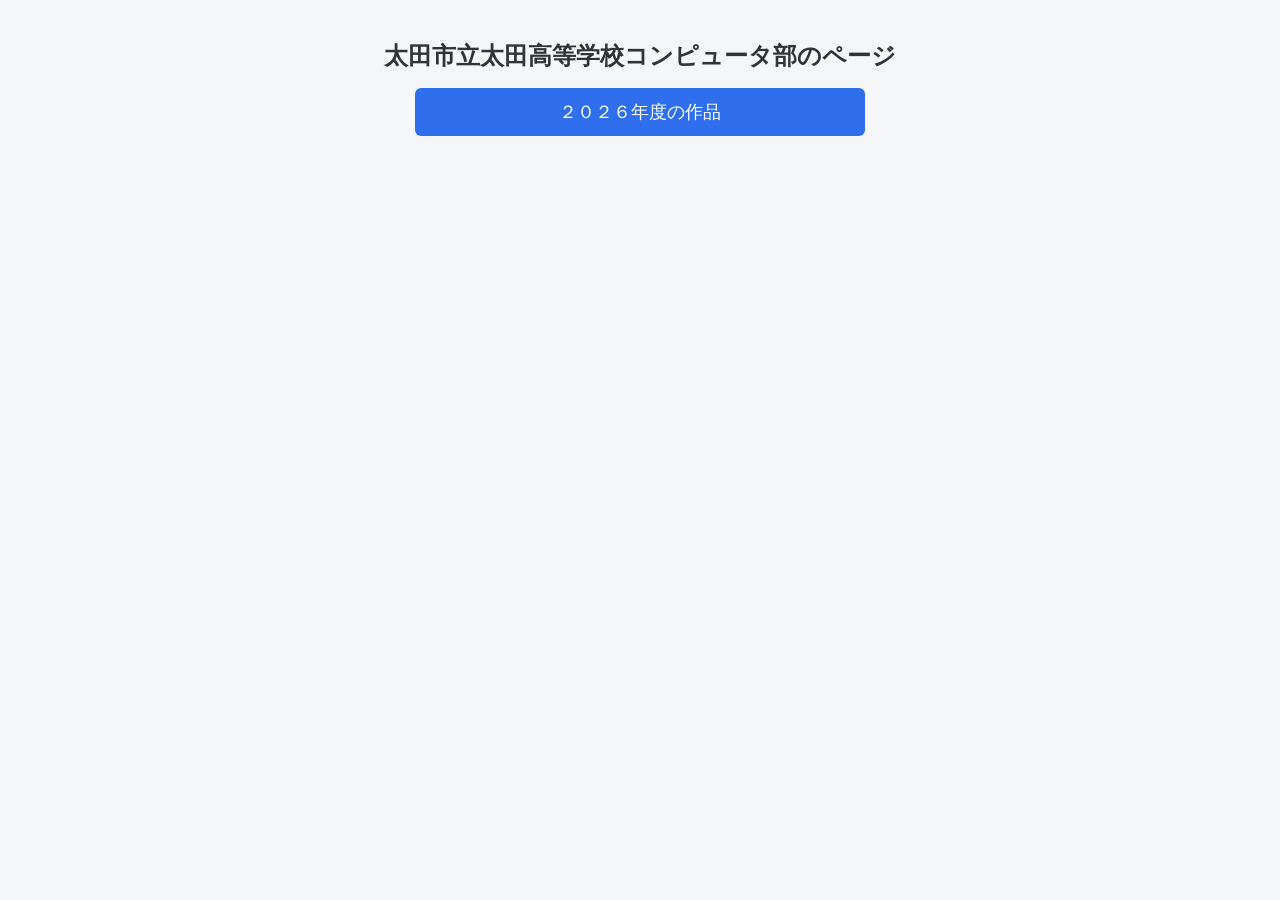
<file: index.html>
<!DOCTYPE html>
<html lang="ja">
<head>
<meta charset="UTF-8">
<title>太田市立太田高等学校コンピュータ部のページ</title>
<style>
    body {
        font-family: "Yu Gothic", sans-serif;
        background-color: #f4f6f8;
        text-align: center;
        margin: 40px;
    }
    h1 {
        color: #333;
        font-size: 24px; /* 少し小さく調整 */
    }
    ul {
        list-style: none;
        padding: 0;
        max-width: 450px;
        margin: 0 auto;
    }
    li {
        margin: 10px 0;
    }
    a {
        display: block;
        padding: 12px;
        background-color: #2f6fed;
        color: white;
        text-decoration: none;
        border-radius: 6px;
        font-size: 18px;
        transition: background-color 0.3s; /* ふわっと色が変わる演出 */
    }
    a:hover {
        background-color: #1e4fbf;
    }
    /* 不要になったサブカテゴリ用のスタイルは削除しました */
</style>
</head>

<body>

<h1>太田市立太田高等学校コンピュータ部のページ</h1>

<ul>
    <li><a href="./Libraries_2026/index2026.html">２０２６年度の作品</a></li>
</ul>

</body>
</html>
</file>
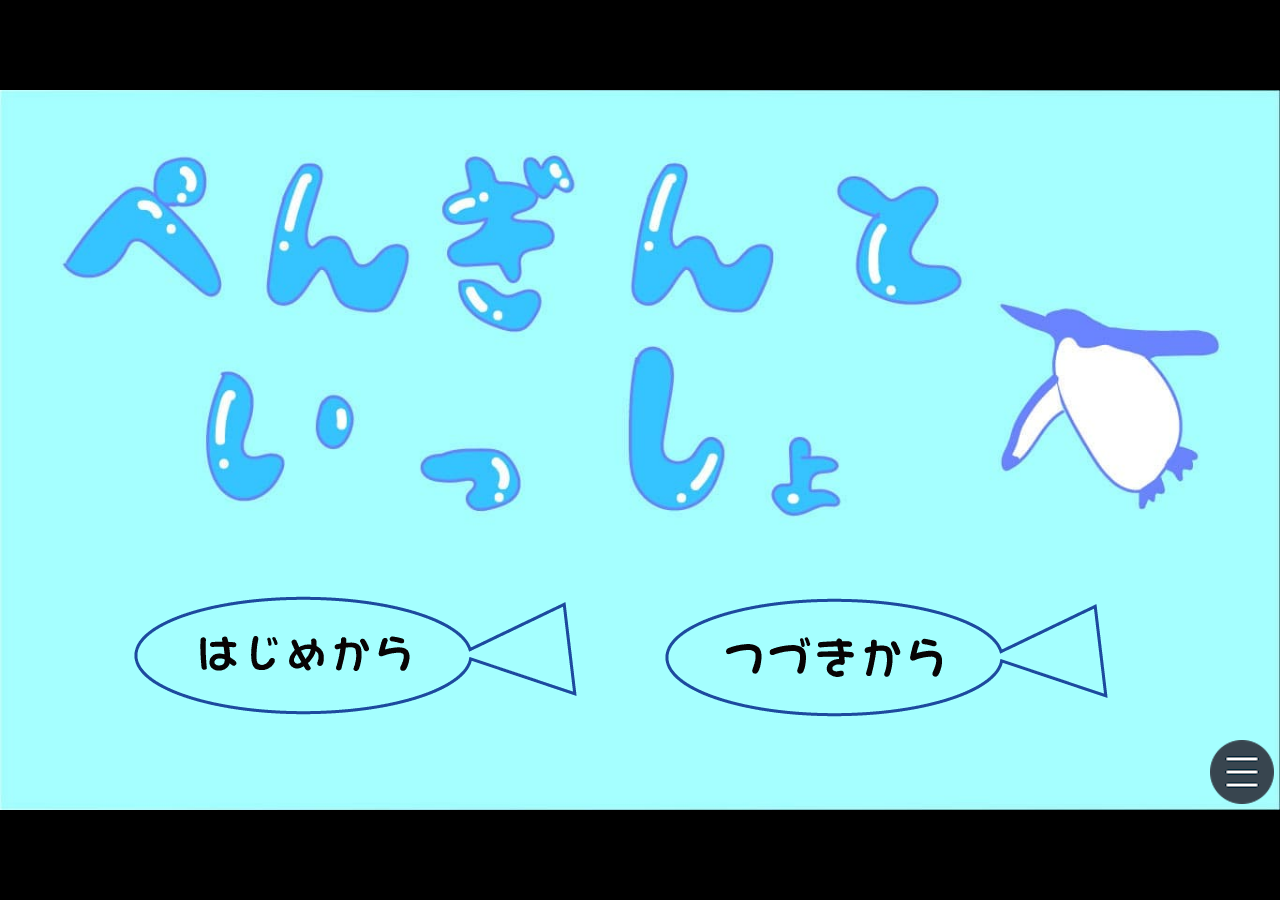
<file: Libraries_2026/Kamiya_Sasaki/index.html>
<!DOCTYPE html>
<html>
    <head>
        <title>Loading TyranoScript</title>

        <meta http-equiv="Content-Type" content="text/html; charset=utf-8" />
        <meta name="viewport" content="width=device-width,initial-scale=1,user-scalable=no" />
        <meta name="robots" content="noindex,nofollow" />

        <link href="./tyrano/tyrano.css" rel="stylesheet" />
        <link href="./tyrano/libs/jquery-ui/jquery-ui.css" rel="stylesheet" />

        <!-- jQuery -->
        <script src="./tyrano/libs/jquery-3.6.0.min.js"></script>
        <script>
            try {
                window.jQuery = window.$ = require("./tyrano/libs/jquery-3.6.0.min.js");
            } catch (e) {}
        </script>

        <!-- jQuery Plugins -->
        <script src="./tyrano/libs/jquery-migrate-1.4.1.js"></script>
        <script src="./tyrano/libs/jquery-ui/jquery-ui.min.js"></script>
        <script src="./tyrano/libs/jquery.a3d.js"></script>
        <script src="./tyrano/libs/jsrender.min.js"></script>

        <!-- 廃止予定 alertify.js -->
        <link href="./tyrano/libs/alertify/alertify.core.css" rel="stylesheet" />
        <link href="./tyrano/libs/alertify/alertify.default.css" rel="stylesheet" />
        <script src="./tyrano/libs/alertify/alertify.min.js"></script>

        <!-- remodal -->
        <link href="./tyrano/libs/remodal/remodal.css" rel="stylesheet" />
        <link href="./tyrano/libs/remodal/remodal-default-theme.css" rel="stylesheet" />
        <script src="./tyrano/libs/remodal/remodal.js"></script>

        <!-- html2canvas -->
        <script src="./tyrano/libs/html2canvas.js"></script>

        <!-- KeyConfig.js -->
        <script src="./data/system/KeyConfig.js"></script>

        <!-- tyrano -->
        <script src="./tyrano/lang.js"></script>
        <script src="./tyrano/libs.js"></script>
        <script src="./tyrano/tyrano.js"></script>
        <script src="./tyrano/tyrano.base.js"></script>
        <script src="./tyrano/plugins/kag/kag.js"></script>
        <script src="./tyrano/plugins/kag/kag.event.js"></script>
        <script src="./tyrano/plugins/kag/kag.key_mouse.js"></script>
        <script src="./tyrano/plugins/kag/kag.layer.js"></script>
        <script src="./tyrano/plugins/kag/kag.menu.js"></script>
        <script src="./tyrano/plugins/kag/kag.parser.js"></script>
        <script src="./tyrano/plugins/kag/kag.rider.js"></script>
        <script src="./tyrano/plugins/kag/kag.studio.js"></script>
        <script src="./tyrano/plugins/kag/kag.tag_audio.js"></script>
        <script src="./tyrano/plugins/kag/kag.tag_camera.js"></script>
        <script src="./tyrano/plugins/kag/kag.tag_ext.js"></script>
        <script src="./tyrano/plugins/kag/kag.tag_system.js"></script>
        <script src="./tyrano/plugins/kag/kag.tag_vchat.js"></script>
        <script src="./tyrano/plugins/kag/kag.tag_ar.js"></script>
        <script src="./tyrano/plugins/kag/kag.tag_three.js"></script>
        <script src="./tyrano/plugins/kag/kag.tag.js"></script>

        <!-- Others -->
        <link href="./tyrano/libs/textillate/assets/animate.css" rel="stylesheet" />
        <script src="./tyrano/libs/textillate/assets/jquery.lettering.js"></script>
        <script src="./tyrano/libs/textillate/jquery.textillate.js"></script>
        <script src="./tyrano/libs/jquery.touchSwipe.min.js"></script>
        <script src="./tyrano/libs/howler.js"></script>
        <script src="./tyrano/libs/jsQR.js"></script>
        <script src="./tyrano/libs/anime.min.js"></script>
        <script src="./tyrano/libs/lz-string.min.js"></script>
        
    </head>

    <body onselectstart="return false" onContextmenu="return false" ontouchmove="event.preventDefault()">
        <div id="tyrano_base" class="tyrano_base" style="overflow: hidden" unselectable="on" ondragstart="return false"></div>
        <div id="vchat_base" class="vchat_base" style="overflow: hidden" unselectable="on" ondragstart="return false"></div>

        <!--  First シナリオファイルに外部ファイルを利用したい場合は、こちらにシナリオファイルのURLを指定できます-->
        <!--
        <input type="hidden" id="first_scenario_file" value="http://test.com/tyrano/data/scenario/first.ks">
        -->

        <!-- コンフィグ調整をindex.htmlでもできる -->
        <!--
        <input type="hidden" tyrano="config" key="vchat" value="true" />
        <input type="hidden" tyrano="config" key="vchatMenuVisible" value="true" />
        -->

        <!-- モーダル用 -->
        <div class="remodal-bg"></div>
        <div
            class="remodal"
            data-remodal-id="modal"
            data-remodal-options="hashTracking:false,closeOnEscape:false,closeOnOutsideClick:false"
        >
            <h1 class="remodal_title"></h1>
            <p class="remodal_txt"></p>
            <br />
            <button data-remodal-action="cancel" id="remodal-cancel" class="remodal-cancel">Cancel</button>
            <button data-remodal-action="confirm" id="remodal-confirm" class="remodal-confirm">OK</button>
        </div>
        
        
        
        
    </body>
</html>
</file>
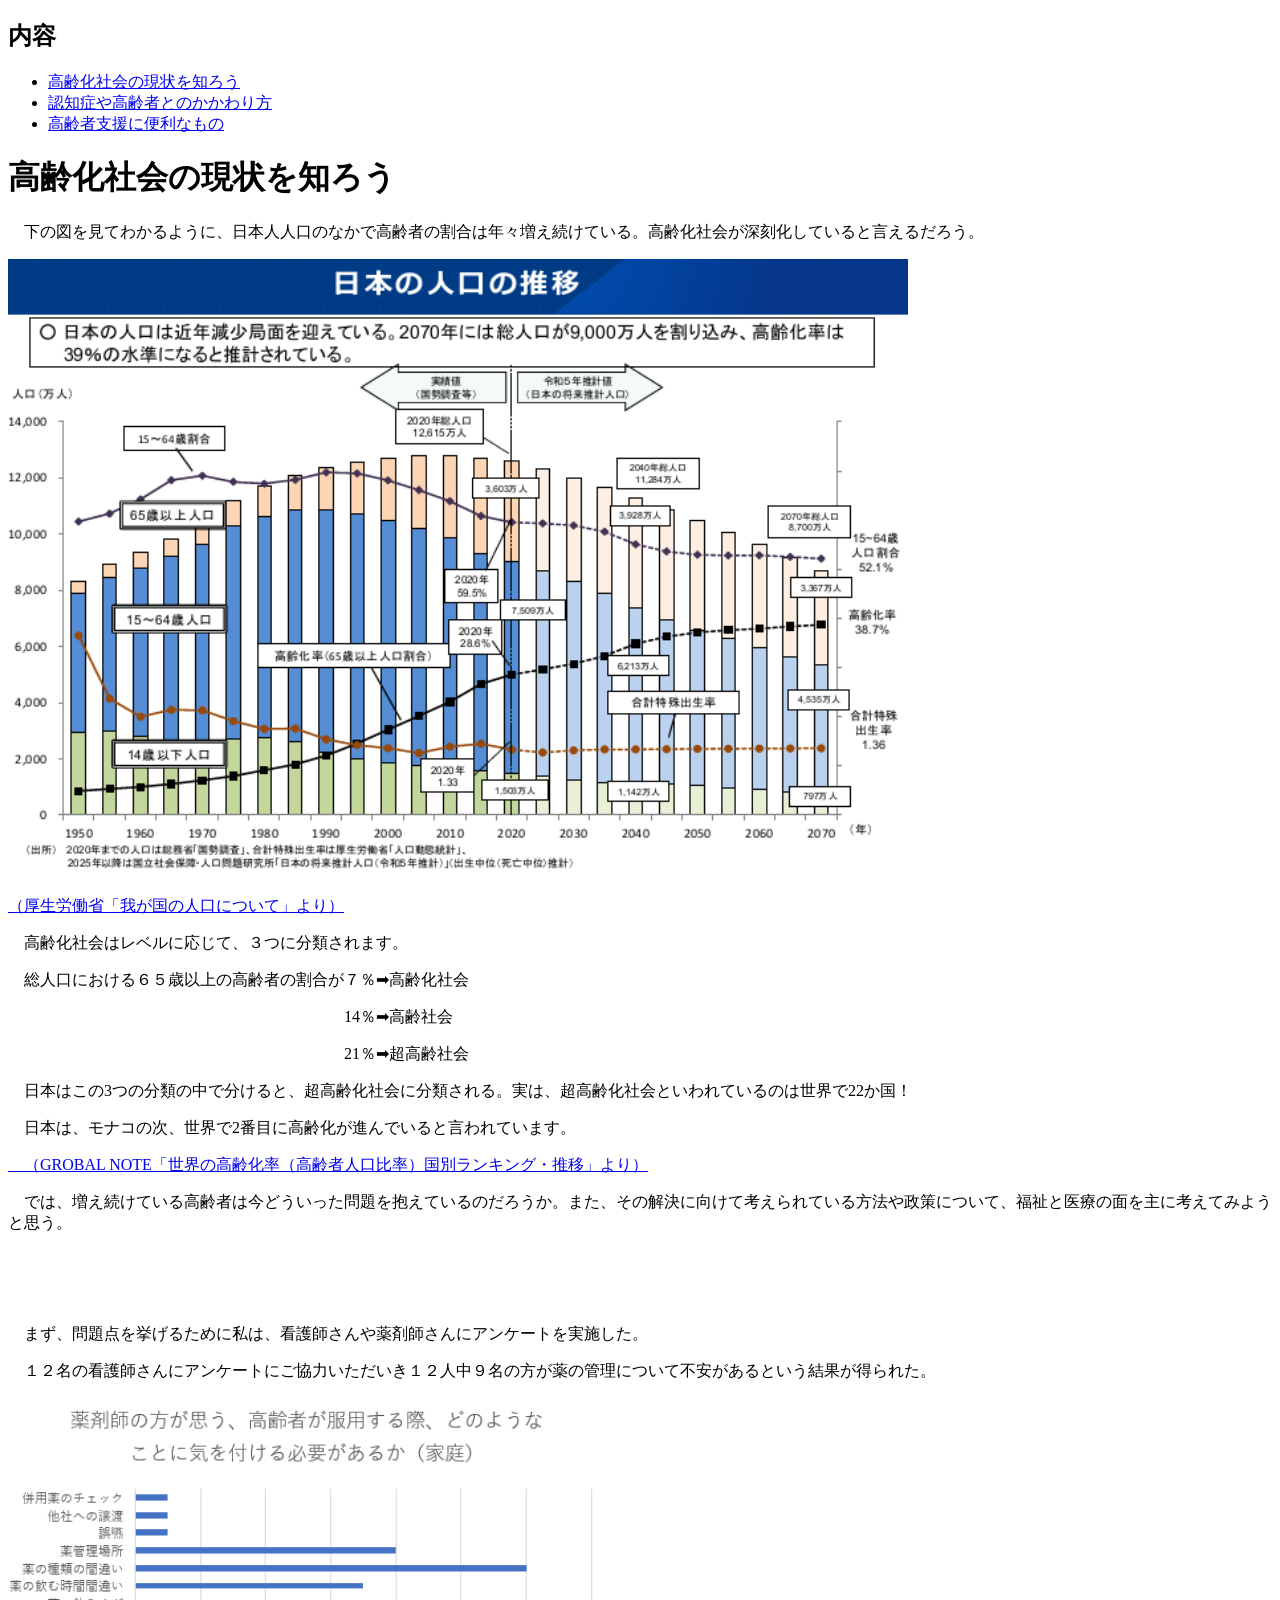
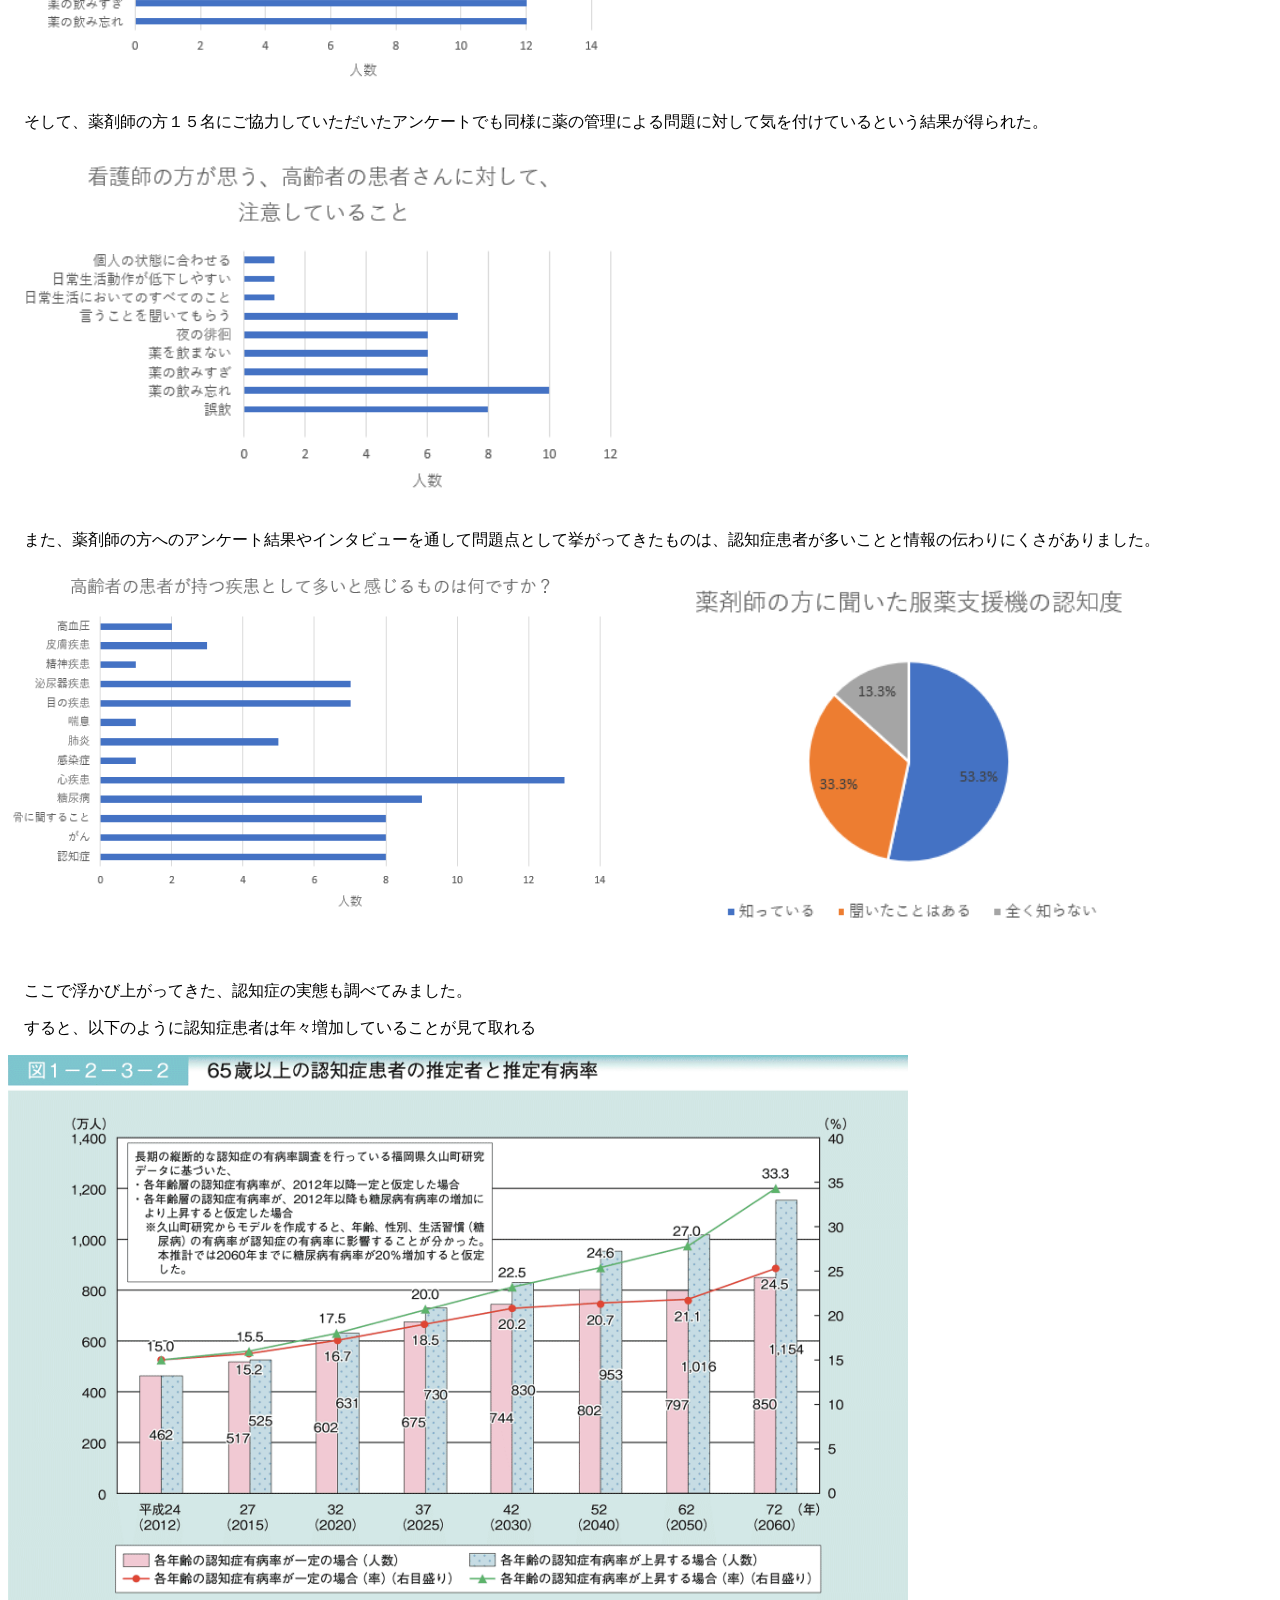
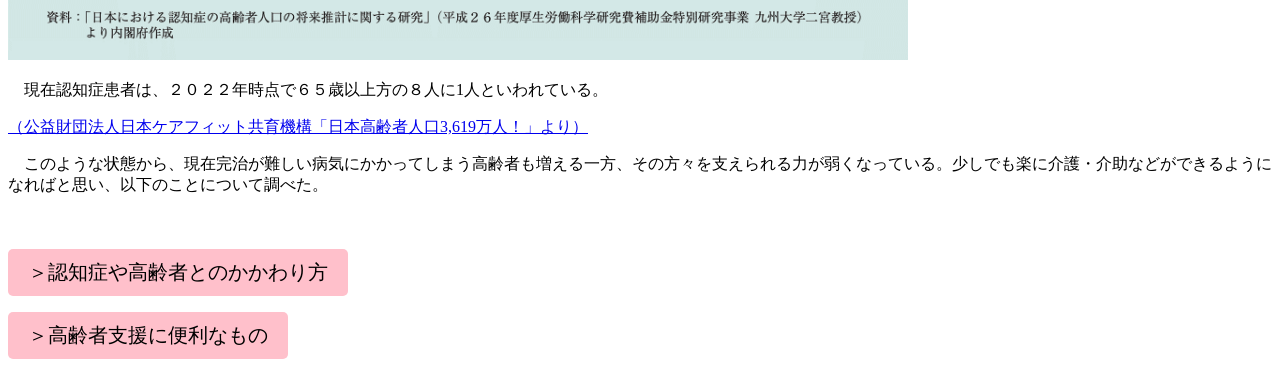
<file: Libraries_2026/Takamoto/index.html>
<!DOCTYPE html>
<html lang="ja">
    <head>
        <meta charset="utf-8">
        <meta name="viewport" content="width=device-width, initial-scale=1.0">
        <title>高齢化社会を生きる</title>
        <link rel="stylesheet" href="styles.css">
    </head>
    <body>
      <h2>内容</h2>
        <ul>
          <li><a href="#topic3">高齢化社会の現状を知ろう</a></li>
          <li><a href="#topic1">認知症や高齢者とのかかわり方</a></li>
          <li><a href="#topic2">高齢者支援に便利なもの</a></li>
        </ul>
          <div class="lessons">
            <div class="intoroduce">
              <h1><div id="topic3">高齢化社会の現状を知ろう</div></h1>
              <p>　下の図を見てわかるように、日本人人口のなかで高齢者の割合は年々増え続けている。高齢化社会が深刻化していると言えるだろう。</p>
              <p class="gurafu1-link" >
                <img class=gurafu1 src="./picture2.png">
                <p><a href="https://www.mhlw.go.jp/stf/newpage_21481.html">（厚生労働省「我が国の人口について」より）</a></p>
              </p>
              <p>　高齢化社会はレベルに応じて、３つに分類されます。</p>
              <p>　総人口における６５歳以上の高齢者の割合が７％➡高齢化社会</p>
              <p>　　　　　　　　　　　　　　　　　　　　　14％➡高齢社会</p>
              <p>　　　　　　　　　　　　　　　　　　　　　21％➡超高齢社会</p>
              <p>
                　日本はこの3つの分類の中で分けると、超高齢化社会に分類される。実は、超高齢化社会といわれているのは世界で22か国！
              </p>
              <p>　日本は、モナコの次、世界で2番目に高齢化が進んでいると言われています。</p>
                <a href="https://www.globalnote.jp/post-3770.html">　（GROBAL NOTE「世界の高齢化率（高齢者人口比率）国別ランキング・推移」より）</a>
              <p>　では、増え続けている高齢者は今どういった問題を抱えているのだろうか。また、その解決に向けて考えられている方法や政策について、福祉と医療の面を主に考えてみようと思う。</p>
              <p>　</p>
              <p>　</p>
              <p>　まず、問題点を挙げるために私は、看護師さんや薬剤師さんにアンケートを実施した。</p>
              <p>　１２名の看護師さんにアンケートにご協力いただいき１２人中９名の方が薬の管理について不安があるという結果が得られた。</p>
              <img class=gurafu3 src="./グラフ1.png">
              <p>　そして、薬剤師の方１５名にご協力していただいたアンケートでも同様に薬の管理による問題に対して気を付けているという結果が得られた。</p>
            　<img class=gurafu3 src="./グラフ2.png">
              <p>　また、薬剤師の方へのアンケート結果やインタビューを通して問題点として挙がってきたものは、認知症患者が多いことと情報の伝わりにくさがありました。</p>
              <img class=gurafu3 src="./グラフ6.png">
              <img class=gurafu3 src="./グラフ3.png">
              <p>　</p>
              <p>　ここで浮かび上がってきた、認知症の実態も調べてみました。</p>
              <p>　すると、以下のように認知症患者は年々増加していることが見て取れる</p>
              <img class=gurafu2 src="./picture1.png">
              <p>　現在認知症患者は、２０２２年時点で６５歳以上方の８人に1人といわれている。</p>
              <p><a href="https://www.carefit.org/liber_carefit/dementia/dementia01_2021.php">（公益財団法人日本ケアフィット共育機構「日本高齢者人口3,619万人！」より）</a></p>
              <p>　このような状態から、現在完治が難しい病気にかかってしまう高齢者も増える一方、その方々を支えられる力が弱くなっている。少しでも楽に介護・介助などができるようになればと思い、以下のことについて調べた。</p>
              <p>　</p>
              <p><div id="topic1"><input class=botton type="button" value="＞認知症や高齢者とのかかわり方" 
                onclick="location.href='./高齢者とかかわる.html'"></div></p>
              <p><div id="topic2"><input class=botton type="button" value="＞高齢者支援に便利なもの" 
                onclick="location.href='./高齢者医療.html'"></div></p>
            </div>
          </div>
    </body>
</html>
</file>
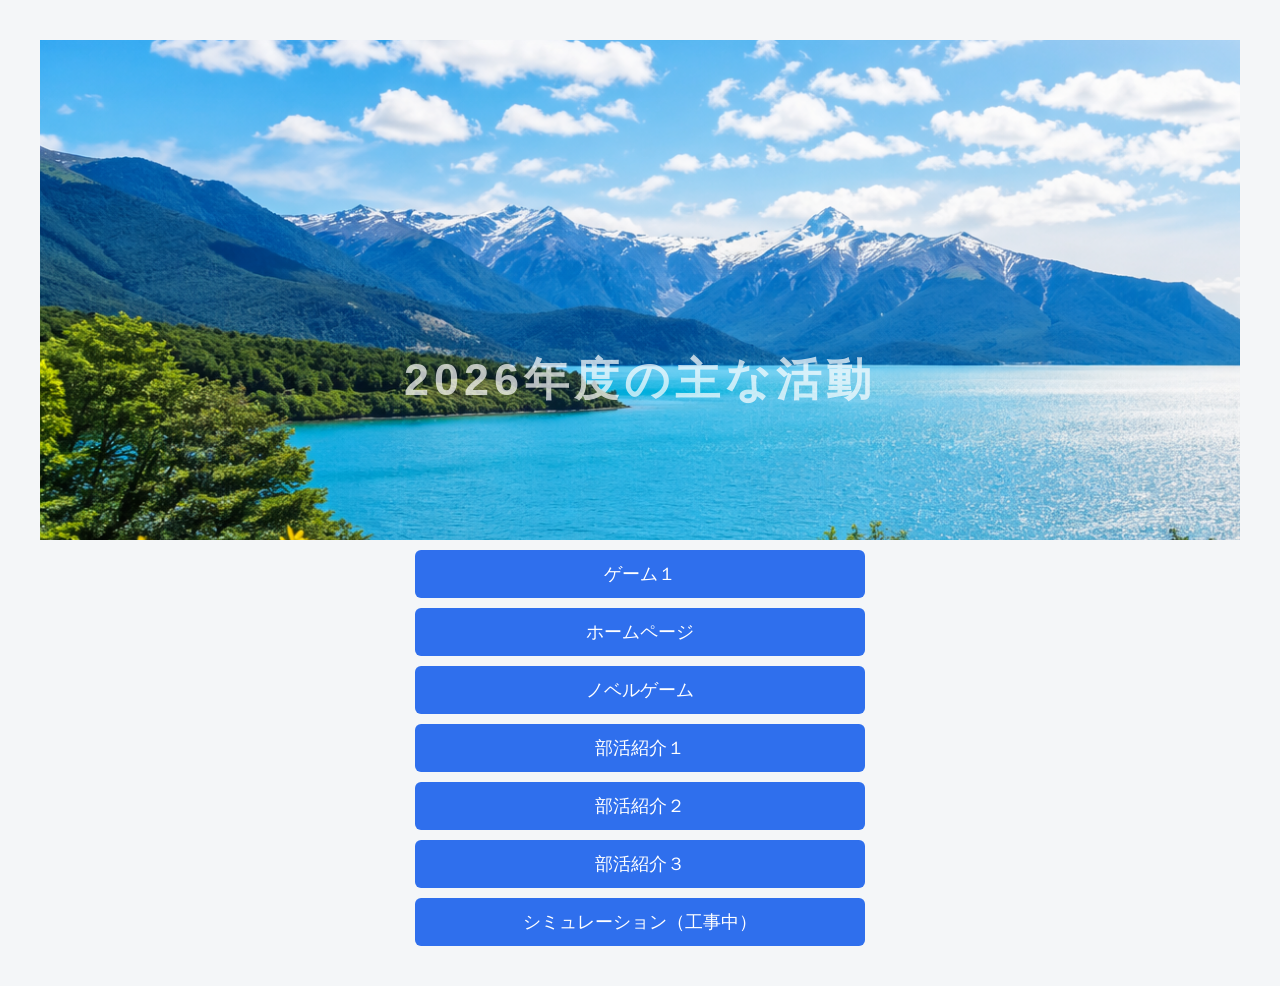
<file: Libraries_2026/index2026.html>
<!DOCTYPE html>
<html lang="ja">
<head>
<meta charset="UTF-8">
<title>コンピュータ部の主な活動</title>
</head>
<style>
    body {
        font-family: "Yu Gothic", sans-serif;
        background-color: #f4f6f8;
        text-align: center;
        margin: 40px;
    }
    h1 {
        color: #333;
    }
    ul {
        list-style: none;
        padding: 0;
        max-width: 450px;
        margin: 0 auto;
    }
    li {
        margin: 10px 0;
    }
    a {
        display: block;
        padding: 12px;
        background-color: #2f6fed;
        color: white;
        text-decoration: none;
        border-radius: 6px;
        font-size: 18px;
        transition: background-color 0.3s; /* ふわっと色が変わる演出 */
    }
    a:hover {
        background-color: #1e4fbf;
    }
    /* サブカテゴリ（ゲーム1, 2）用の横並びスタイル */
    .sub-link {
        display: flex;
        gap: 10px;
    }
    .sub-link a {
        flex: 1;
        font-size: 16px;
        background-color: #5c8ae8;
    }

</style>
</head>

<body>
    
<!---画像を入れる-->
<div class="top-wrapper">
    <div class="container"> 
      <h1>2026年度の主な活動</h1>
  </div>
</div>

<style>
.container {
  width:1170px;
  padding: 0 15px;
  margin: 0 auto; 
}
.top-wrapper {
  padding: 280px 0 100px 0;
  background-image: url("./picture1.png");
  color: white;
  text-align: center;
  background-size: cover;
}
.top-wrapper .container h1 {
  color: white;
  opacity: 0.7;
   font-size: 45px;
   letter-spacing: 5px;
}
          
</style>


<ul>
    <li><a href="https://github.com/OMH-Combu/ComBu/releases/tag/v1.0">ゲーム１</a></li>
    <li><a href="https://omh-combu.github.io/ComBu/Libraries_2026/Takamoto/index.html">ホームページ</a></li>
    <li><a href="https://omh-combu.github.io/ComBu/Libraries_2026/Kamiya_Sasaki/index.html">ノベルゲーム</a></li>
    <li><a href="https://omh-combu.github.io/ComBu/Libraries_2026/Kezuka/BunBun_Kezuka.mp4">部活紹介１</a></li>
    <li><a href="https://omh-combu.github.io/ComBu/Libraries_2026/Kasahara/final_lisa_1.mp4">部活紹介２</a></li>
    <li><a href="https://omh-combu.github.io/ComBu/Libraries_2026/Motegi/UwoUwo_Motegi_1.mp4">部活紹介３</a></li>
    <li><a href="https://investment-tool-f8ty.vercel.app/">シミュレーション（工事中）</a></li>
</ul>

</body>
</html>
</file>
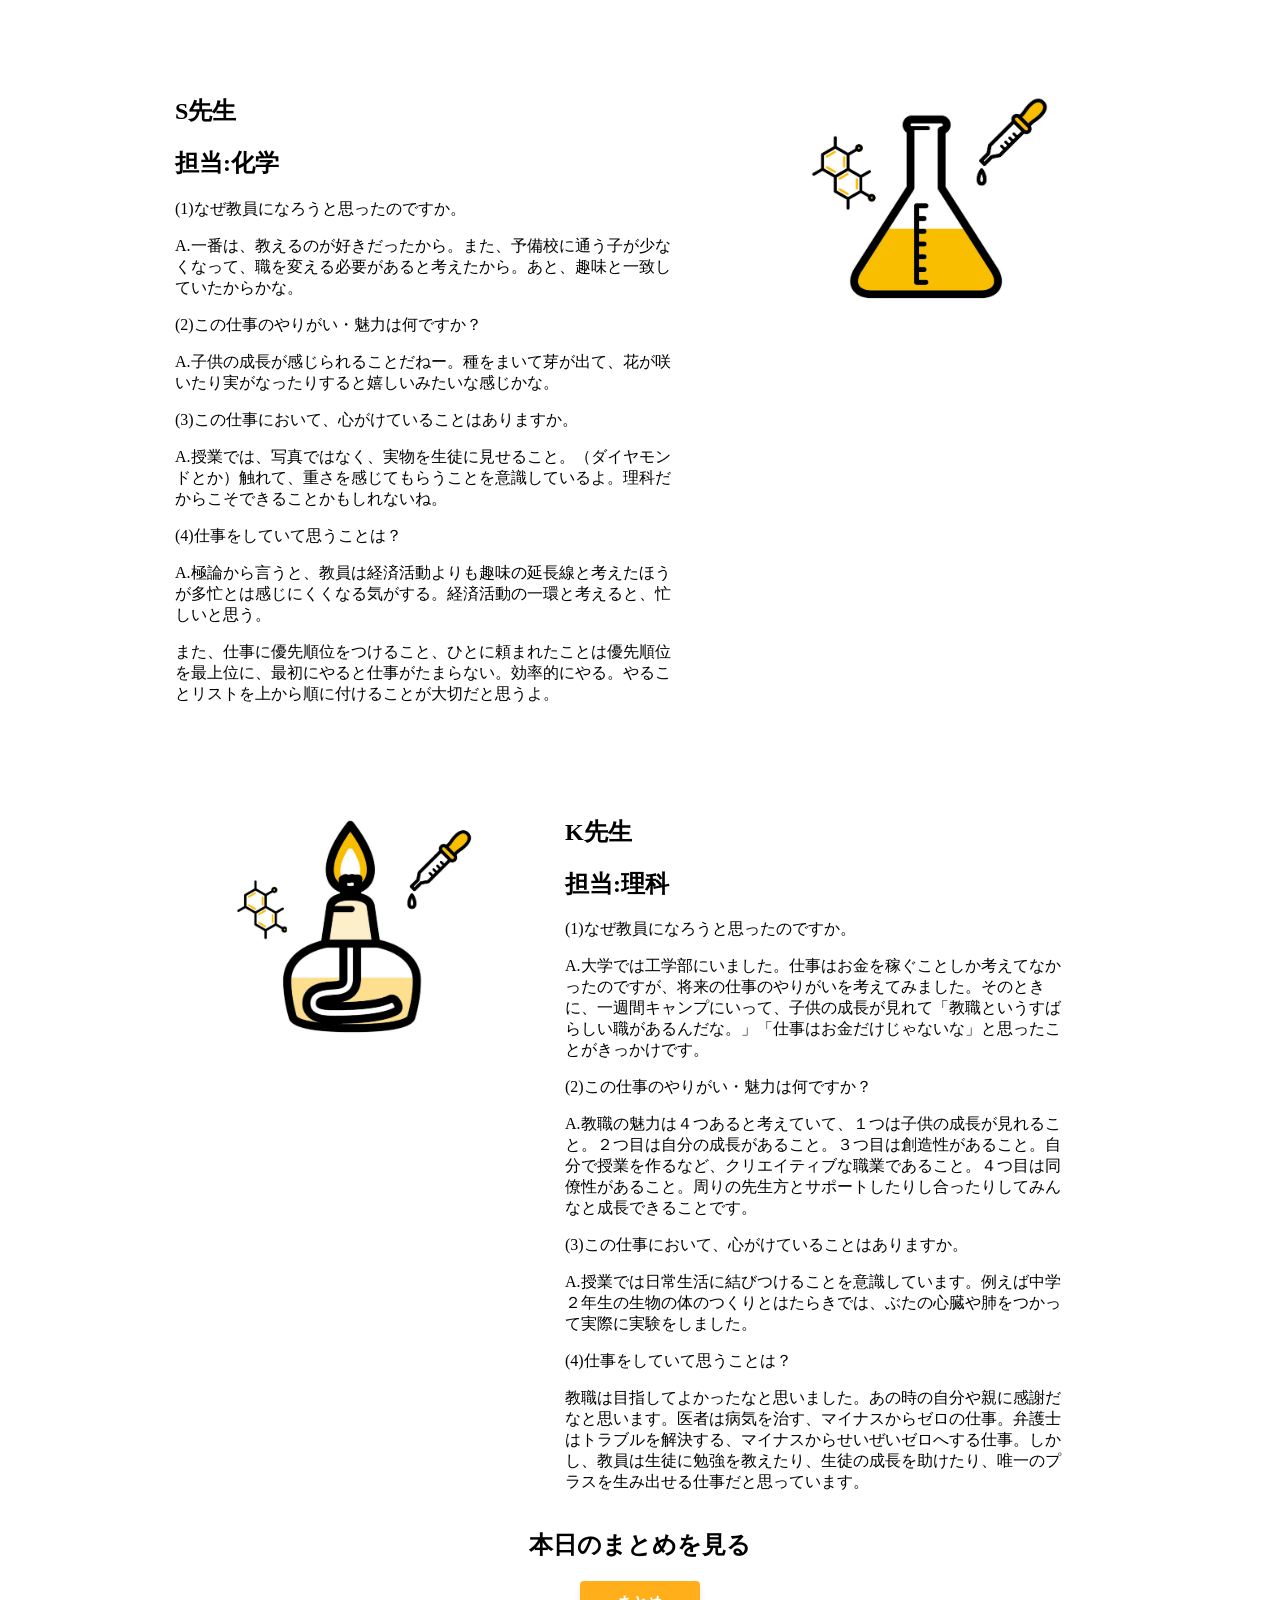
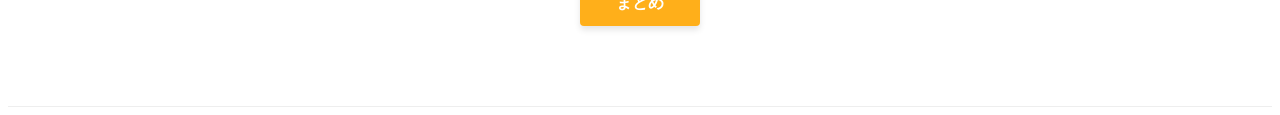
<file: Libraries_2026/Hagimoto/index.2.html>
<!DOCTYPE html>
<html>
  <head>
    <meta charset="utf-8">
    <meta name="viewport" content="width=device-width"> 
    <title>教員は多忙なのか2</title>
    <link rel="stylesheet" href="stylesheet2.css">
  </head>
  <body>
    <div class="feature">
      <div class="feature-text">
        <h2>S先生</h2>
        <h2>担当:化学</h2>
        <p>(1)なぜ教員になろうと思ったのですか。</p>
        <p>A.一番は、教えるのが好きだったから。また、予備校に通う子が少なくなって、職を変える必要があると考えたから。あと、趣味と一致していたからかな。</p>
        <p>(2)この仕事のやりがい・魅力は何ですか？</p>
        <p>A.子供の成長が感じられることだねー。種をまいて芽が出て、花が咲いたり実がなったりすると嬉しいみたいな感じかな。</p>
        <p>(3)この仕事において、心がけていることはありますか。</P>
        <p>A.授業では、写真ではなく、実物を生徒に見せること。（ダイヤモンドとか）触れて、重さを感じてもらうことを意識しているよ。理科だからこそできることかもしれないね。</p>
        <p>(4)仕事をしていて思うことは？</p>
        <p>A.極論から言うと、教員は経済活動よりも趣味の延長線と考えたほうが多忙とは感じにくくなる気がする。経済活動の一環と考えると、忙しいと思う。</p>
        <p>また、仕事に優先順位をつけること、ひとに頼まれたことは優先順位を最上位に、最初にやると仕事がたまらない。効率的にやる。やることリストを上から順に付けることが大切だと思うよ。</p>
        </div>
        <img src="Sci3.png" alt="イラスト">
      </div>
      <div class="feature reverse">
        <div class="feature-text">
          <h2>K先生</h2>
          <h2>担当:理科</h2>
          <p>(1)なぜ教員になろうと思ったのですか。</p>
          <p>A.大学では工学部にいました。仕事はお金を稼ぐことしか考えてなかったのですが、将来の仕事のやりがいを考えてみました。そのときに、一週間キャンプにいって、子供の成長が見れて「教職というすばらしい職があるんだな。」「仕事はお金だけじゃないな」と思ったことがきっかけです。</p>
          <p>(2)この仕事のやりがい・魅力は何ですか？</p>
          <p>A.教職の魅力は４つあると考えていて、１つは子供の成長が見れること。２つ目は自分の成長があること。３つ目は創造性があること。自分で授業を作るなど、クリエイティブな職業であること。４つ目は同僚性があること。周りの先生方とサポートしたりし合ったりしてみんなと成長できることです。</p>
          <p>(3)この仕事において、心がけていることはありますか。</P>
          <p>A.授業では日常生活に結びつけることを意識しています。例えば中学２年生の生物の体のつくりとはたらきでは、ぶたの心臓や肺をつかって実際に実験をしました。</p>
          <p>(4)仕事をしていて思うことは？</p>
          <p>教職は目指してよかったなと思いました。あの時の自分や親に感謝だなと思います。医者は病気を治す、マイナスからゼロの仕事。弁護士はトラブルを解決する、マイナスからせいぜいゼロへする仕事。しかし、教員は生徒に勉強を教えたり、生徒の成長を助けたり、唯一のプラスを生み出せる仕事だと思っています。</p>
        </div>
        <img src="Sci2.png" alt="イラスト">
      </div>
      <div class="message-wrapper">
        <div class="container">
          <div class="heading"> 
            <h2>本日のまとめを見る</h2>
          </div>
          <a href="index.3.html" class="btn message btn-orange">まとめ</a>
        </div>
      </div>
    </body>
 </html>
</file>
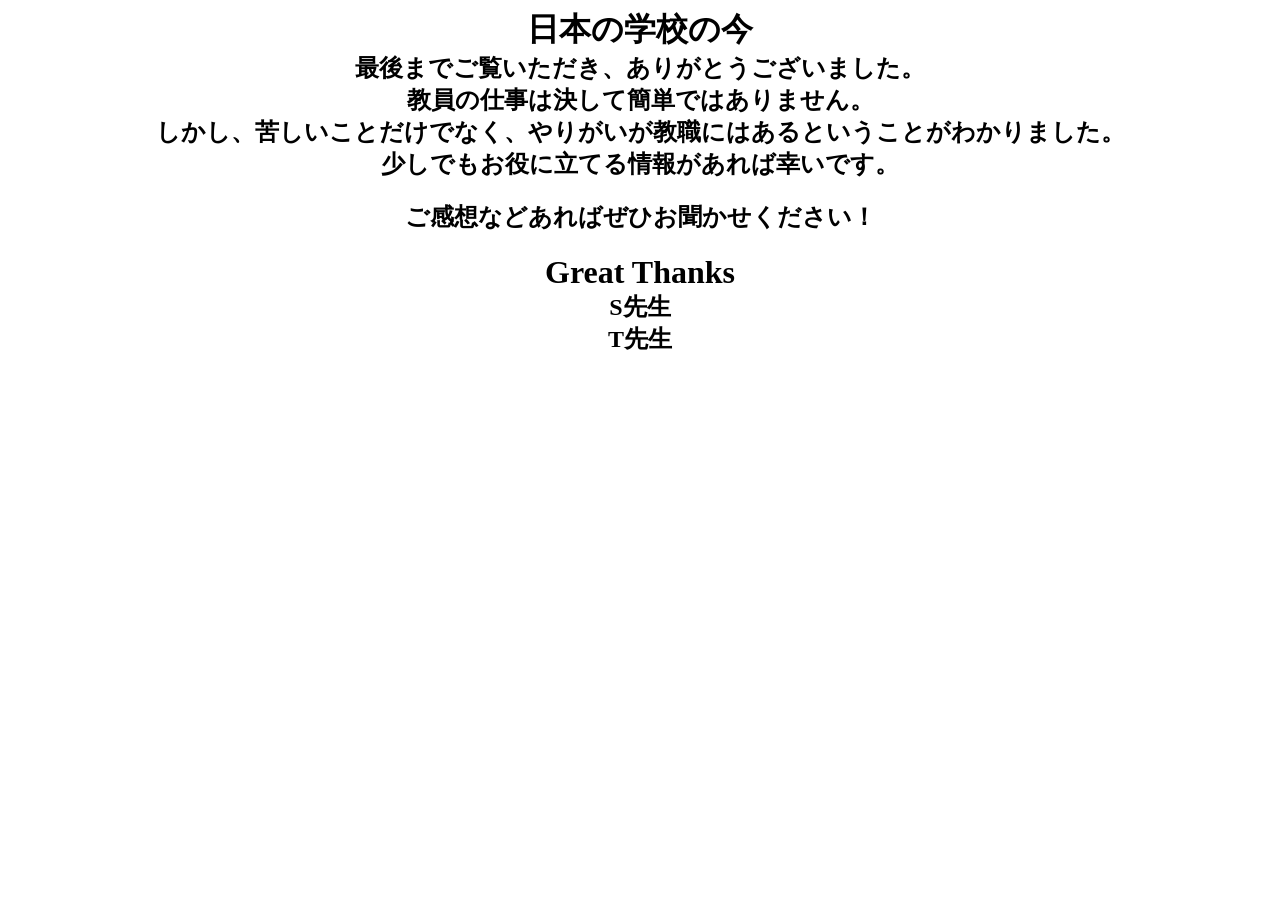
<file: Libraries_2026/Hagimoto/index.3.html>
<!DOCTYPE html>
<html>
  <head>
    <meta charset="utf-8">
    <meta name="viewport" content="width=device-width"> 
    <title>教員は多忙なのか3</title>
    <link rel="stylesheet" href="stylesheet3.css">
    <body>
      <h1>日本の学校の今<h1>
      <h2>最後までご覧いただき、ありがとうございました。</h2>
      <h2>教員の仕事は決して簡単ではありません。</h2>
      <h2>しかし、苦しいことだけでなく、やりがいが教職にはあるということがわかりました。</h2>
      <h2>少しでもお役に立てる情報があれば幸いです。</h2>
    　<h2>ご感想などあればぜひお聞かせください！</h2>
    </body>
  　<container>
        <h1>Great Thanks</h1>
        <h2>S先生</h2>
        <h2>T先生</h2>
    </container>
  </head>
</html>
</file>
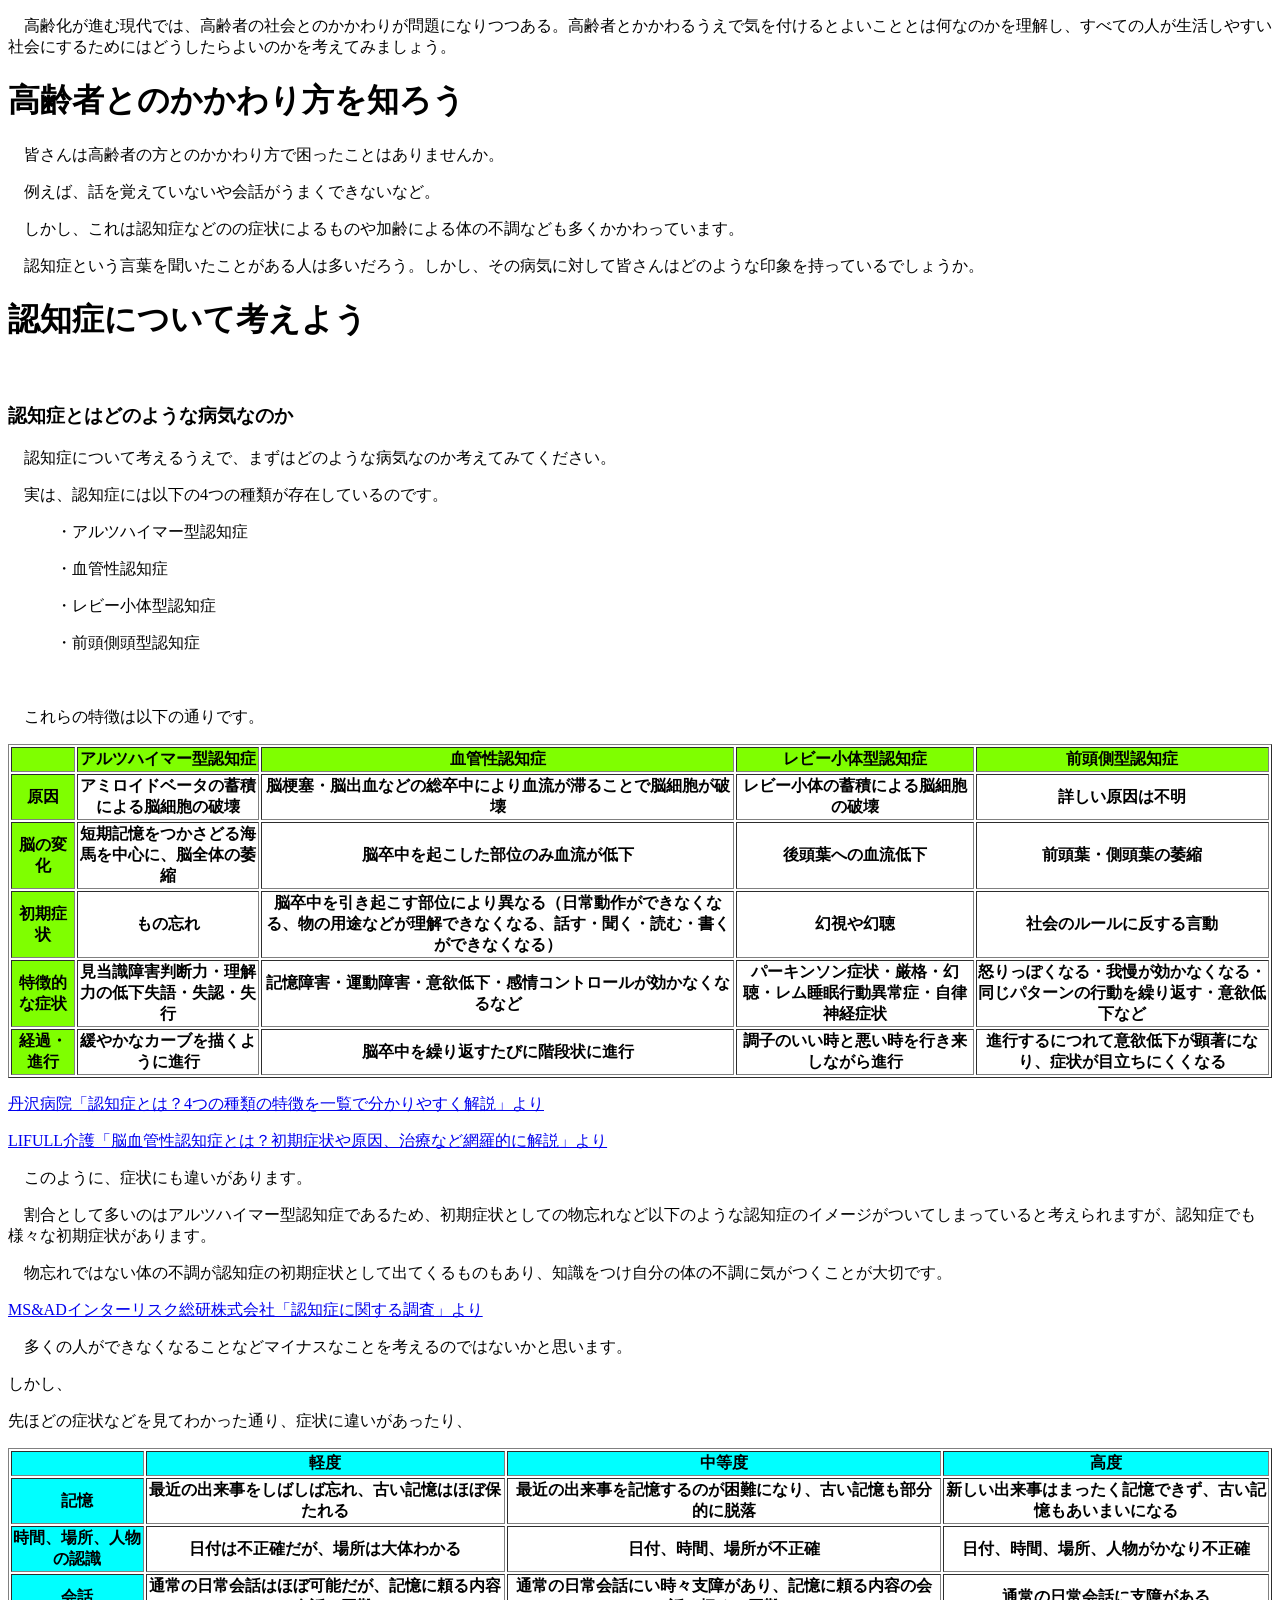
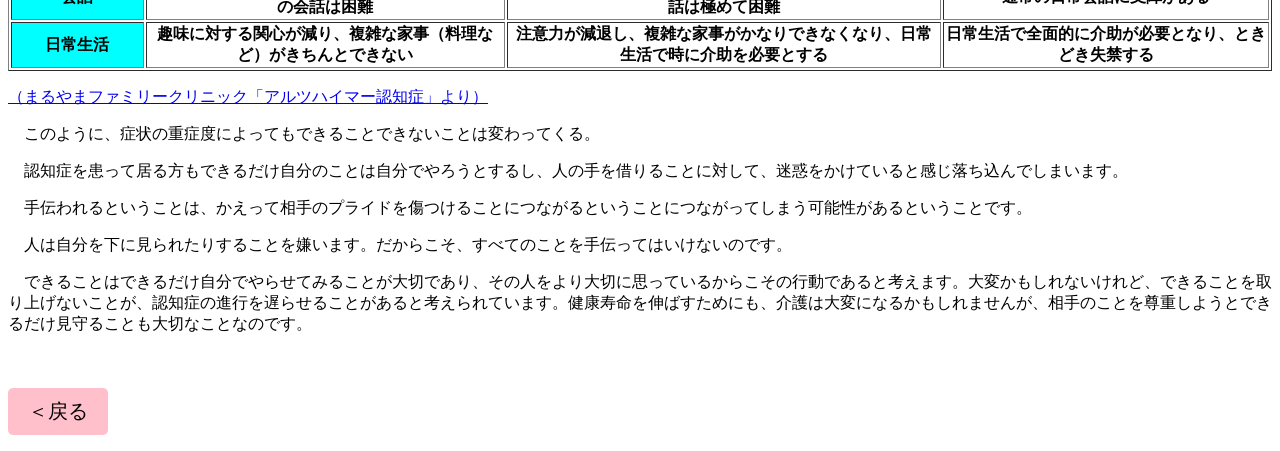
<file: Libraries_2026/Takamoto/高齢者とかかわる.html>
<!DOCTYPE html>
<html lang="ja">
    <head>
        <meta charset="utf-8">
        <meta name="viewport" content="width=device-width, initial-scale=1.0">
        <title>高齢化社会を生きる</title>
        <link rel="stylesheet" href="style3.css">
    </head>
    <body>
        <p class="txt-contents">　高齢化が進む現代では、高齢者の社会とのかかわりが問題になりつつある。高齢者とかかわるうえで気を付けるとよいこととは何なのかを理解し、すべての人が生活しやすい社会にするためにはどうしたらよいのかを考えてみましょう。</p>
        <h1>高齢者とのかかわり方を知ろう</h1>
        <p>
            　皆さんは高齢者の方とのかかわり方で困ったことはありませんか。
        </p>
        <p>　例えば、話を覚えていないや会話がうまくできないなど。</p>
        <p>　しかし、これは認知症などのの症状によるものや加齢による体の不調なども多くかかわっています。</p>
        <p class="txt-contents">
            　認知症という言葉を聞いたことがある人は多いだろう。しかし、その病気に対して皆さんはどのような印象を持っているでしょうか。
        </p>
        <h1>認知症について考えよう</h1>
        <p>　</p>
        <h3>認知症とはどのような病気なのか</h3>
        <p>　認知症について考えるうえで、まずはどのような病気なのか考えてみてください。</p>
        <p>　実は、認知症には以下の4つの種類が存在しているのです。</p>
        <p>　　　・アルツハイマー型認知症</p>
        <p>　　　・血管性認知症</p>
        <p>　　　・レビー小体型認知症</p>
        <p>　　　・前頭側頭型認知症</p>
        <p>　</p>
        <p>　これらの特徴は以下の通りです。</p>
        <table class="table2" border="1">
            <tr class="joukenn1">
                <th>　</th>
                <th>アルツハイマー型認知症</th>
                <th>血管性認知症</th>
                <th>レビー小体型認知症</th>
                <th>前頭側型認知症</th>
            </tr>
            <tr>
                <th class="joukenn1">原因</th>
                <th>アミロイドベータの蓄積による脳細胞の破壊</th>
                <th>脳梗塞・脳出血などの総卒中により血流が滞ることで脳細胞が破壊</th>
                <th>レビー小体の蓄積による脳細胞の破壊</th>
                <th>詳しい原因は不明</th>
            </tr>
            <tr>
                <th class="joukenn1">脳の変化</th>
                <th>短期記憶をつかさどる海馬を中心に、脳全体の萎縮</th>
                <th>脳卒中を起こした部位のみ血流が低下</th>
                <th>後頭葉への血流低下</th>
                <th>前頭葉・側頭葉の萎縮</th>
            </tr>
            <tr>
                <th class="joukenn1">初期症状</th>
                <th>もの忘れ</th>
                <th>脳卒中を引き起こす部位により異なる（日常動作ができなくなる、物の用途などが理解できなくなる、話す・聞く・読む・書くができなくなる）</th>
                <th>幻視や幻聴</th>
                <th>社会のルールに反する言動</th>
            </tr>
            <tr>
                <th class="joukenn1">特徴的な症状</th>
                <th>見当識障害判断力・理解力の低下失語・失認・失行</th>
                <th>記憶障害・運動障害・意欲低下・感情コントロールが効かなくなるなど</th>
                <th>パーキンソン症状・厳格・幻聴・レム睡眠行動異常症・自律神経症状</th>
                <th>怒りっぽくなる・我慢が効かなくなる・同じパターンの行動を繰り返す・意欲低下など</th>
            </tr>
            <tr>
                <th class="joukenn1">経過・進行</th>
                <th>緩やかなカーブを描くように進行</th>
                <th>脳卒中を繰り返すたびに階段状に進行</th>
                <th>調子のいい時と悪い時を行き来しながら進行</th>
                <th>進行するにつれて意欲低下が顕著になり、症状が目立ちにくくなる</th>
            </tr>

        </table>
        <p><a href="https://www.tanzawahp.or.jp/pr/2024/04/23/%E8%AA%8D%E7%9F%A5%E7%97%87%E3%81%A8%E3%81%AF%EF%BC%9F4%E3%81%A4%E3%81%AE%E7%A8%AE%E9%A1%9E%E3%81%AE%E7%89%B9%E5%BE%B4%E3%82%92%E4%B8%80%E8%A6%A7%E3%81%A7%E5%88%86%E3%81%8B%E3%82%8A%E3%82%84%E3%81%99/#index_id0">丹沢病院「認知症とは？4つの種類の特徴を一覧で分かりやすく解説」より</a></p>
        <p><a href="https://kaigo.homes.co.jp/manual/dementia/basic/cerebrovascular/">LIFULL介護「脳血管性認知症とは？初期症状や原因、治療など網羅的に解説」より</a></p>
        <p>　このように、症状にも違いがあります。</p>
        <p>　割合として多いのはアルツハイマー型認知症であるため、初期症状としての物忘れなど以下のような認知症のイメージがついてしまっていると考えられますが、認知症でも様々な初期症状があります。</p>
        <p>　物忘れではない体の不調が認知症の初期症状として出てくるものもあり、知識をつけ自分の体の不調に気がつくことが大切です。
        <p><a href="https://www.irric.co.jp/topics/press/2021/0308.php">MS&ADインターリスク総研株式会社「認知症に関する調査」より</a></p>
        <p>　多くの人ができなくなることなどマイナスなことを考えるのではないかと思います。</p>
        <p>しかし、</p>
        <p>先ほどの症状などを見てわかった通り、症状に違いがあったり、</p>
        <table class="table2" border="1">
            <tr class="joukenn2">
                <th>　</th>
                <th>軽度</th>
                <th>中等度</th>
                <th>高度</th>
            </tr>
            <tr>
                <th class="joukenn2">記憶</th>
                <th>最近の出来事をしばしば忘れ、古い記憶はほぼ保たれる</th>
                <th>最近の出来事を記憶するのが困難になり、古い記憶も部分的に脱落</th>
                <th>新しい出来事はまったく記憶できず、古い記憶もあいまいになる</th>
            </tr>
            <tr>
                <th class="joukenn2">時間、場所、人物の認識</th>
                <th>日付は不正確だが、場所は大体わかる</th>
                <th>日付、時間、場所が不正確</th>
                <th>日付、時間、場所、人物がかなり不正確</th>
            </tr>
            <tr>
                <th class="joukenn2">会話</th>
                <th>通常の日常会話はほぼ可能だが、記憶に頼る内容の会話は困難</th>
                <th>通常の日常会話にい時々支障があり、記憶に頼る内容の会話は極めて困難</th>
                <th>通常の日常会話に支障がある</th>
            </tr>
            <tr>
                <th class="joukenn2">日常生活</th>
                <th>趣味に対する関心が減り、複雑な家事（料理など）がきちんとできない</th>
                <th>注意力が減退し、複雑な家事がかなりできなくなり、日常生活で時に介助を必要とする</th>
                <th>日常生活で全面的に介助が必要となり、ときどき失禁する</th>
            </tr>
        </table>
        <p><a href="http://maruyama-fc.com/%E5%8C%BB%E7%99%82%E6%83%85%E5%A0%B1/%E3%82%A2%E3%83%AB%E3%83%84%E3%83%8F%E3%82%A4%E3%83%9E%E3%83%BC%E5%9E%8B%E8%AA%8D%E7%9F%A5%E7%97%87">（まるやまファミリークリニック「アルツハイマー認知症」より）</a></p>
        <p>　このように、症状の重症度によってもできることできないことは変わってくる。</p>
        <p>　認知症を患って居る方もできるだけ自分のことは自分でやろうとするし、人の手を借りることに対して、迷惑をかけていると感じ落ち込んでしまいます。</p>
        <p>　手伝われるということは、かえって相手のプライドを傷つけることにつながるということにつながってしまう可能性があるということです。</p>
        <p>　人は自分を下に見られたりすることを嫌います。だからこそ、すべてのことを手伝ってはいけないのです。</p>
        <p>　できることはできるだけ自分でやらせてみることが大切であり、その人をより大切に思っているからこその行動であると考えます。大変かもしれないけれど、できることを取り上げないことが、認知症の進行を遅らせることがあると考えられています。健康寿命を伸ばすためにも、介護は大変になるかもしれませんが、相手のことを尊重しようとできるだけ見守ることも大切なことなのです。</p>
        <p>　</p>
        <p><input class=botton type="button" value="＜戻る" onclick="location.href='./index.html'"></p>
</file>
<file: Libraries_2026/Kamiya_Sasaki/tyrano/tyrano.css>
@import url("./css/reset.css");
@import url("./css/font.css");
@import url("./css/animate.css");
@import url("./css/glink.css");

/* レイヤ
--------------------------------------*/

html {
    touch-action: none;
    user-select: none;
}

body {
    background-color: black;
    -webkit-tap-highlight-color: transparent;
    overflow: hidden;
    touch-action: manipulation;
}

.tyrano_base {
    -moz-user-select: none;
    -webkit-user-select: none;
    -khtml-user-select: none;
    user-select: none;

    -webkit-text-size-adjust: none;

    /*Mac safari でtyrano_base の overfllow:hiddenが効かない対策*/
    -webkit-transform: translateZ(0);
    -webkit-mask-image: -webkit-radial-gradient(circle, white 100%, black 100%);

    top: 0;
    left: 0;
    right: 0;
    bottom: 0;
    margin: auto;
}

.layer {
    background-size: 100% 100%;
}

/* イベントレイヤ(ここをクリックしてゲームを進める) */
.layer_event_click {
    -webkit-tap-highlight-color: rgba(0, 0, 0, 0);
    background-color: rgba(0, 0, 0, 0);
}

/* 画面パーツ
--------------------------------------*/

/* メニューを開くボタン */
.button_menu {
    position: absolute;
    z-index: 99999;
    top: 20px;
    cursor: pointer;
}

/* クリック待ちグリフ */
.img_next {
    padding-left: 3px;
}

.chara_part_container {
    /* スタックコンテキストを生成 */
    transform: translateZ(0);
}

.plus_lighter_container img {
    mix-blend-mode: plus-lighter;
}

.tyrano_chara .chara_img {
    position: absolute;
}

/* [edit]タグで出す<input>要素 */
/*
.text_box {
}
*/

/*ダイアログボックス*/
#alertify {
    z-index: 9999999;
}

/* 汎用クラス
--------------------------------------*/

/* 左右反転 */
.reflect {
    -webkit-transform: scaleX(-1);
    -moz-transform: scaleX(-1);
    -ms-transform: scaleX(-1);
    -o-transform: scaleX(-1);
    transform: scaleX(-1);
    filter: FlipH;
}

/* 透明化 */
.hidden {
    visibility: hidden !important;
    opacity: 0 !important;
}

/* 新しいスタックコンテキストを作成 */
.z-0 {
    -webkit-transform: translateZ(0);
    transform: translateZ(0);
}

/* [filter] で付与, [free_filter] で除去 */
/*
.tyrano_filter_effect {
    -webkit-transform: translateZ(0);
    transform: translateZ(0);
}
*/

/* 縦書き
--------------------------------------*/

.vertical_text {
    font-family: "@ＭＳ 明朝";
    writing-mode: tb-rl;
    writing-mode: vertical-rl;
    -webkit-writing-mode: vertical-rl;
    float: right;
    height: 100%;
}

/* メニュー
--------------------------------------*/

.layer_menu {
    display: none;
    font-size: 1.3em;
    font-weight: bold;
    position: absolute;
    width: 100%;
    height: 100%;
}

.menu_item {
    position: relative;
    margin-top: 2%;
    text-align: center;
}

.menu_item img {
    cursor: pointer;
}

/* スクロールボタン */
.button_smart {
    cursor: pointer;
    position: absolute;
}

/* ラベル */
.img_label {
    position: absolute;
    left: 0px;
    top: 0px;
}

/* 背景 */
.img_bg_base {
    z-index: -1;
    left: 0;
    top: 0;
    width: 100%;
    height: 100%;
    position: absolute;
}

/* バックログ画面
--------------------------------------*/

.log_body {
    width: 1000px;
    height: 450px;
    margin: 50px 0 0 0;
    padding: 20px;
    border: 1px solid #798993;
    border-radius: 0;
    color: #798993;
    background: rgba(251, 250, 249, 0.5);
    font-weight: normal;
    text-align: left;
    line-height: 1.6em;
    overflow-y: scroll;
    -webkit-overflow-scrolling: touch;
    -webkit-transform: translateZ(0);
    transform: translateZ(0);
}

/* スクロールバー */
.log_body::-webkit-scrollbar {
    width: 12px;
}

.log_body::-webkit-scrollbar-thumb {
    border-radius: 0;
    background: #0f60ea;
}

.log_body::-webkit-scrollbar-track {
    background: none;
}

.display_menu .button:first-child {
    margin-top: 0;
}

.display_menu {
    overflow: visible;
    padding: 0;
    z-index: 10000;
    width: 100%;
    height: 100%;
    position: absolute;
    display: block;
}

/* セーブ・ロード画面
--------------------------------------*/

/* セーブデータリスト全体 */
.area_save_list {
    display: block;
    width: 1100px;
    height: 520px;
    margin: 30px 0 0 0;
    overflow-y: scroll;
    -webkit-overflow-scrolling: touch;
    -webkit-transform: translateZ(0);
    transform: translateZ(0);
}

/* スクロールバー */
.area_save_list::-webkit-scrollbar {
    width: 12px;
}

.area_save_list::-webkit-scrollbar-thumb {
    border-radius: 0;
    background: #0f60ea;
}

.area_save_list::-webkit-scrollbar-track {
    border-radius: 0;
    background: rgba(255, 255, 255, 0.5);
}

/* セーブデータリスト全体 */
.save_list {
    display: table;
    table-layout: fixed;
    width: 1010px;
    height: 120px;
    margin: 0;
    padding: 0;
    font-size: 18px;
    font-weight: normal;
    border: none;
    border-collapse: separate;
    border-spacing: 0 10px;
    box-sizing: border-box;
}

/* セーブデータ */
.save_list_item {
    display: table-row;
    width: 1000px;
    height: 120px;
    margin: 0;
    padding: 0;
    border: none;
    cursor: pointer;
}

.save_list_item:hover {
    background-color: rgba(153, 219, 255, 0.5);
}

/* セーブデータのサムネイル */
.save_list_item_thumb {
    display: table-cell;
    width: 190px;
    height: 120px;
    margin: 0;
    padding: 0;
    background-color: rgba(255, 255, 255, 0.3);
    background-image: url("images/system/saveslot.png");
    background-repeat: repeat-y;
    background-position: left top;
    box-sizing: border-box;
}

/* セーブデータのサムネイル画像 */
.save_list_item_thumb img {
    width: 160px;
    height: 90px;
    margin: 15px 3px 0 0;
    padding: 0;
    border-radius: 0;
}

/* セーブデータのテキスト */
.save_list_item_area {
    display: table-cell;
    width: 810px;
    height: 120px;
    padding: 15px 10px 0 0;
    border: none;
    border-radius: 0;
    background-color: rgba(255, 255, 255, 0.3);
    background-image: url("images/system/saveslot.png");
    background-repeat: repeat-y;
    background-position: right top;
    text-align: left;
    vertical-align: top;
    box-sizing: border-box;
}

/* セーブデータの日付 */
.save_list_item_date {
    display: block;
    margin: 0;
    padding: 0 0 0 20px;
    line-height: 1;
    color: #02abe6;
    font-weight: bold;
    box-sizing: border-box;
}

/* セーブデータのテキスト */
.save_list_item_text {
    display: block;
    height: 70px;
    margin: 0;
    padding: 5px 0 0 20px;
    line-height: 1.3;
    color: #666;
    overflow: hidden;
    box-sizing: border-box;
}

/* VChat
--------------------------------------*/

/* 全体のスタイル */
.vchat {
    margin-top: 25px;
}

/* 名前欄 */
.vchat-name {
    margin-top: 20px;
    font-family: Quicksand, 游ゴシック体, "Yu Gothic", YuGothic, "ヒラギノ角ゴシック Pro", "Hiragino Kaku Gothic Pro", メイリオ, Meiryo,
        Osaka, "ＭＳ Ｐゴシック", "MS PGothic", sans-serif;
}

/* 吹き出し */
.vchat_base {
    width: 100%;
    height: 100px;
    background-color: red;
    position: relative;
    display: none;
    overflow: scroll;
}

/* 吹き出しテキスト */
.vchat-text {
    -webkit-text-size-adjust: none;
    position: relative;
    margin-left: 10px;
    padding: 10px;
    border-radius: 10px;
    margin-right: 12%;
    box-shadow: 0px 3px 3px -3px rgba(0, 0, 0, 0.6);
    -webkit-box-shadow: 0px 3px 3px -3px rgba(0, 0, 0, 0.6);
    -moz-box-shadow: 0px 3px 3px -3px rgba(0, 0, 0, 0.6);
    font-size: "xx-large";

    word-break: keep-all;
    line-break: strict;
    word-wrap: break-word;
    overflow-wrap: break-word;
    -webkit-touch-callout: none;
    -webkit-user-select: none;
    user-select: none;
    font-family: Quicksand, 游ゴシック体, "Yu Gothic", YuGothic, "ヒラギノ角ゴシック Pro", "Hiragino Kaku Gothic Pro", メイリオ, Meiryo,
        Osaka, "ＭＳ Ｐゴシック", "MS PGothic", sans-serif;
    /*float: left;*/
}

.ribbon20-wrapper {
    display: block;
    position: relative;
    margin: 0 auto;
    padding: 20px 0;
    width: 300px;
    background: #f1f1f1;
}

.ribbon20 {
    display: inline-block;
    position: absolute;
    left: 0;
    top: 5px;
    box-sizing: border-box;
    padding: 0 12px;
    margin: 0;
    height: 24px;
    line-height: 24px;
    font-size: 14px;
    letter-spacing: 0.1em;
    color: white;
    background: #70c7ff;
    box-shadow: 0 2px 2px rgba(0, 0, 0, 0.12);
}

.ribbon20:before {
    position: absolute;
    content: "";
    top: 0;
    left: -7px;
    border: none;
    height: 24px;
    width: 7px;
    background: inherit;
    border-radius: 5px 0 0 5px;
}

/* 回り込み解除 */
.vchat:after,
.vchat:before {
    clear: both;
    content: "";
    display: block;
}

/* カギカッコフロート
--------------------------------------*/

.message_inner > p > span {
    position: relative;
}

/* text-stroke による縁取り
--------------------------------------*/

/* ★縁取りテキスト1文字を構成する要素ツリー
/* span.char.text-stroke
/*   span.dummy あ  … ダミー。透明。absolute。レンダリング領域を広げる役割。
/*   span.stroke あ … 縁取り。absolute。複数個でありうる。
/*   span.text あ   … テキスト本体。absolute。
/*   span.dummy あ  … ダミー。透明。relative。縁取りとテキスト本体が absolute なせいで widht, height を構成しないので
/*                    かわりにこれで width, height を構成する。*/
p .char.text-stroke {
    opacity: 1;
    display: inline-block;
    position: relative;
    z-index: auto;
    /* z-index に auto でも 0 でもない値がセットされている場合は
    /* 新しいスタックコンテキストが作成されるため、重なり順の違いが出る仕様がある
    /* ここに z-index: 10; を指定すると縁取り部分がひとつ前の文字にかぶさるようになる
    /* http://honttoni.blog74.fc2.com/blog-entry-340.html */
    /*
    z-index: 10;
    /**/
}

p .char.text-stroke.visible .entity {
    opacity: 1;
}

p .char.text-stroke span {
    margin: 0;
    padding: 0;
    position: absolute;
    display: inline-block;
    opacity: 0;
}

p .char.text-stroke .stroke {
    z-index: 100;
    transform: translateZ(0);
}

p .char.text-stroke .fill {
    z-index: 1000;
    transform: translateZ(0);
    height: 100%;
}

/* text-shadow による個別縁取り
--------------------------------------*/

/* ★縁取りテキスト1文字を構成する要素ツリー
/* span.char.text-shadow
/*   span.stroke あ … 縁取り。absolute。複数個でありうる。
/*   span.text あ   … テキスト本体。absolute。
/*   span.dummy あ  … ダミー。透明。relative。縁取りとテキスト本体が absolute なせいで widht, height を構成しないので
/*                    かわりにこれで width, height を構成する。*/
p .char.text-shadow {
    opacity: 1;
    display: inline-block;
    position: relative;
    z-index: auto;
}

p .char.text-shadow.visible .entity {
    opacity: 1;
}

p .char.text-shadow span {
    margin: 0;
    padding: 0;
    position: absolute;
    display: inline-block;
    opacity: 0;
}

p .char.text-shadow .stroke {
    z-index: auto;
    transform: translateZ(0);
}

p .char.text-shadow .fill {
    z-index: 1000;
    transform: translateZ(0);
    height: 100%;
}

/* クリック待ちグリフのカスタマイズ
--------------------------------------*/

div.img_next {
    padding: 0;
    margin-left: 3px;
    display: inline-block;
    vertical-align: baseline;
}

/*------ 図形 ------*/

/* 三角 */
.img_next_v_triangle {
    width: 20px;
    height: 20px;
    display: inline-block;
    background: white;
    clip-path: polygon(0 20%, 100% 20%, 50% 100%);
}
.img_next_triangle {
    width: 20px;
    height: 20px;
    display: inline-block;
    background: white;
    clip-path: polygon(50% 20%, 100% 100%, 0% 100%);
}

/* 丸 */
.img_next_circle {
    width: 15px;
    height: 15px;
    border-radius: 50%;
    display: inline-block;
    background: white;
    background: rgb(206, 231, 245);
}

/* 四角 */
.img_next_rectangle {
    width: 20px;
    height: 20px;
    display: inline-block;
    background: white;
}

/* ひし型 */
.img_next_diamond {
    width: 20px;
    height: 20px;
    display: inline-block;
    background: white;
    clip-path: polygon(50% 0%, 100% 50%, 50% 100%, 0% 50%);
}

/* 星 */
.img_next_star {
    width: 20px;
    height: 20px;
    display: inline-block;
    background: white;
    clip-path: polygon(50% 5%, 61% 40%, 98% 40%, 68% 62%, 79% 96%, 50% 75%, 21% 96%, 32% 62%, 2% 40%, 39% 40%);
}

/*------ アニメーション設定 ------*/

/* 瞬間的な点滅 */
.img_next_flash_momentary {
    animation-name: img_next_flash_momentary;
    animation-delay: 1000ms;
    animation-duration: 1800ms;
    animation-iteration-count: infinite;
    animation-timing-function: steps(1);
    opacity: 0;
}

@keyframes img_next_flash_momentary {
    from {
        opacity: 1;
    }
    50% {
        opacity: 0;
    }
}

/* 滑らかな点滅 */
.img_next_flash {
    animation-name: img_next_flash;
    animation-duration: 1800ms;
    animation-iteration-count: infinite;
    animation-timing-function: linear;
    opacity: 0;
}

@keyframes img_next_flash {
    from {
        opacity: 0;
    }
    50% {
        opacity: 1;
    }
    to {
        opacity: 0;
    }
}

/* 回転 */
.img_next_rotate_bounce {
    animation-name: img_next_rotate_bounce;
    animation-duration: 3200ms;
    animation-iteration-count: infinite;
    animation-timing-function: linear;
}

@keyframes img_next_rotate_bounce {
    from {
        transform: translateY(0px) rotateZ(0deg) scale(1);
    }
    12.5% {
        transform: translateY(-4px) rotateZ(45deg) scale(0.8);
    }
    25% {
        transform: translateY(0px) rotateZ(90deg) scale(1);
    }
    37.5% {
        transform: translateY(-4px) rotateZ(135deg) scale(0.8);
    }
    50% {
        transform: translateY(0px) rotateZ(180deg) scale(1);
    }
    62.5% {
        transform: translateY(-4px) rotateZ(225deg) scale(0.8);
    }
    75% {
        transform: translateY(0px) rotateZ(270deg) scale(1);
    }
    87.5% {
        transform: translateY(-4px) rotateZ(315deg) scale(0.8);
    }
    to {
        transform: translateY(0px) rotateZ(360deg) scale(1);
    }
}

/* Y軸を中心にスピン */
.img_next_spin_y {
    animation-name: img_next_spin_y;
    animation-duration: 3200ms;
    animation-iteration-count: infinite;
    animation-timing-function: linear;
}

@keyframes img_next_spin_y {
    from {
        transform: rotateY(0deg);
    }
    50% {
        transform: rotateY(180deg);
    }
    to {
        transform: rotateY(360deg);
    }
}

/* Y軸を中心にスピン */
.img_next_spin_x {
    animation-name: img_next_spin_x;
    animation-duration: 3200ms;
    animation-iteration-count: infinite;
    animation-timing-function: linear;
}

@keyframes img_next_spin_x {
    from {
        transform: rotateX(0deg);
    }
    50% {
        transform: rotateX(180deg);
    }
    to {
        transform: rotateX(360deg);
    }
}

/* Z軸を中心にスピン */
.img_next_spin_z {
    animation-name: img_next_spin_z;
    animation-duration: 3200ms;
    animation-iteration-count: infinite;
    animation-timing-function: linear;
}

@keyframes img_next_spin_z {
    from {
        transform: rotateZ(0deg);
    }
    50% {
        transform: rotateZ(180deg);
    }
    to {
        transform: rotateZ(360deg);
    }
}

/* シンプルなバウンド */
.img_next_bounce {
    animation-name: img_next_bounce;
    animation-duration: 500ms;
    animation-iteration-count: infinite;
    animation-timing-function: cubic-bezier(0, 0, 0.4, 1);
    animation-direction: alternate;
}

@keyframes img_next_bounce {
    from {
        transform: translateY(0px);
    }
    100% {
        transform: translateY(-12px);
    }
}

/* たわむバウンド */
.img_next_soft_bounce {
    animation-name: img_next_soft_bounce;
    animation-duration: 500ms;
    animation-iteration-count: infinite;
    animation-timing-function: cubic-bezier(0, 0, 0.4, 1);
    animation-direction: alternate;
}

@keyframes img_next_soft_bounce {
    from {
        transform: translateY(0px) scaleY(0.8) scaleX(1.2);
    }
    25% {
        transform: translateY(-2px) scaleY(1) scaleX(1);
    }
    100% {
        transform: translateY(-12px);
    }
}

/* 拡縮 */
.img_next_zoom {
    animation-name: img_next_zoom;
    animation-duration: 500ms;
    animation-iteration-count: infinite;
    animation-timing-function: linear;
    animation-direction: alternate;
}

@keyframes img_next_zoom {
    from {
        transform: scale(1);
    }
    100% {
        transform: scale(1.2);
    }
}

/* クリックエフェクト
--------------------------------------*/

.tyrano_click_effect {
    display: none;
    position: absolute;
    left: 0;
    top: 0;
    width: 100px;
    height: 100px;
    border-radius: 50%;
    background-color: white;
    animation-name: tyrano_click_effect;
    animation-duration: 300ms;
    animation-iteration-count: 1;
    animation-timing-function: linear;
    animation-fill-mode: forwards;
    transform-origin: center center;
    transform: translate(-50%, -50%) scale(1);
    pointer-events: none;
    mix-blend-mode: overlay;
}

@keyframes tyrano_click_effect {
    from {
        transform: translate(-50%, -50%) scale(1);
    }
    100% {
        transform: translate(-50%, -50%) scale(1.2);
        opacity: 0;
    }
}

/* フォーカス
--------------------------------------*/

/* デフォルトのフォーカススタイルはオフにしておく
 * (ただのマウスダウンでフォーカスが一瞬当たったケースでアウトラインが出ないように) */
[data-event-tag="button"]:focus,
[data-event-tag="link"]:focus,
[data-event-tag="glink"]:focus {
    outline: none;
}

/* キーボードによってフォーカスが当たったとき */
:focus.focus {
    outline-offset: 0px;
    outline-style: none;
    outline-width: 0px;
    outline-color: transparent;
}

/* 仮想マウスカーソル
--------------------------------------*/

/* 仮想マウスカーソル */
#vmouse {
    margin-left: 0px;
    margin-top: 0px;
    transform-origin: left top;
    position: fixed;
    display: block;
    left: 0;
    top: 0;
    z-index: 9999999999;
    pointer-events: none;
    background-repeat: no-repeat;
    background-position: left top;
    transition: transform 50ms linear, opacity 100ms linear;
    opacity: 0;
    user-select: none;
}

/* 仮想マウスカーソルが表示されているとき
 * 本当のマウスカーソルは非表示にする */
html.vmouse-displayed,
html.vmouse-displayed * {
    cursor: none !important;
}

/* remodal のカスタマイズ
--------------------------------------*/

/* ボタン */
#remodal-confirm,
#remodal-cancel {
    cursor: pointer;
    -moz-user-select: none;
    user-select: none;
    -webkit-user-drag: none;
    margin: 0 2px;
}

/* ボタン(画像) */
img#remodal-confirm,
img#remodal-cancel {
    display: inline-block;
}

/* メッセージボックス */
/*
[data-remodal-id="modal"] {
}
*/

/* 背景となるアウター要素 */
.remodal-wrapper .remodal-base,
.remodal-wrapper .remodal-base .remodal-image,
.remodal-wrapper .remodal-boxbase {
    display: block;
    position: fixed;
    top: 0;
    left: 0;
    width: 100%;
    height: 100%;
    z-index: -1;
    background-image: none;
    background-color: transparent;
    background-repeat: no-repeat;
    background-size: auto;
    background-position: center;
    opacity: 1;
    pointer-events: none;
}

/* メッセージボックスのテキスト */
.remodal-wrapper .remodal_title,
.remodal-wrapper .remodal_txt {
    pointer-events: auto;
    user-select: auto;
    cursor: auto;
}

/*-- キーフレアニメ --*/
.remodal-is-opening .remodal-base,
.remodal-is-closing .remodal-base {
    -webkit-animation-duration: 0.3s;
    animation-duration: 0.3s;
    -webkit-animation-fill-mode: forwards;
    animation-fill-mode: forwards;
}

.remodal-is-opening .remodal-base {
    -webkit-animation-name: remodal-overlay-opening-keyframes;
    animation-name: remodal-overlay-opening-keyframes;
}

.remodal-is-closing .remodal-base {
    -webkit-animation-name: remodal-overlay-closing-keyframes;
    animation-name: remodal-overlay-closing-keyframes;
}

/* スキップ開始時・終了時などに画面中央に出すエフェクト
--------------------------------------*/

.mode_effect {
    position: absolute;
    top: 0;
    left: 0;
    right: 0;
    bottom: 0;
    margin: auto;
    display: block;
    pointer-events: none;
    justify-content: center;
    align-items: center;
    display: flex;
    transform-origin: center center;
    animation: mode_effect 800ms linear forwards;
    z-index: 9999999999;
}

.mode_effect_default {
    background: rgba(0, 0, 0, 1);
    border-radius: 50%;
    font-size: 10px;
    width: 15em;
    height: 15em;
}

.mode_effect_default.stop > div:first-child,
.mode_effect_default.stop > div:last-child,
.mode_effect_default.auto > div:last-child,
.mode_effect_default.skip > div:first-child,
.mode_effect_default.skip > div:last-child {
    content: "";
    position: absolute;
    top: 0;
    left: 0;
    right: 0;
    bottom: 0;
    margin: auto;
    display: block;
    pointer-events: none;
    background: transparent;
    width: 7em;
    height: 7em;
    box-sizing: border-box;
    border-bottom: 3.5em solid transparent;
    border-left: 3.5em solid white;
    border-right: 3.5em solid transparent;
    border-top: 3.5em solid transparent;
}

.mode_effect_default.skip > div:first-child,
.mode_effect_default.skip > div:last-child {
    transform: translateX(0.6em);
}

.mode_effect_default.skip > div:last-child {
    left: 7em;
}

.mode_effect_default.auto > div:first-child {
    display: none;
}
.mode_effect_default.auto > div:last-child {
    border-bottom: 3.5em solid transparent;
    border-left: 5.7em solid white;
    border-right: 5.7em solid transparent;
    border-top: 3.5em solid transparent;
    left: 5.4em;
}

.mode_effect_default.stop > div:first-child,
.mode_effect_default.stop > div:last-child {
    position: relative;
    left: 0;
    border: none;
    width: 40%;
    height: 40%;
    border-right: 1.8em solid white;
}

.mode_effect_default.stop > div:last-child {
    border-right: none;
    border-left: 1.8em solid white;
}

@keyframes mode_effect {
    from {
        transform: scale(1);
        opacity: 0.4;
    }
    to {
        transform: scale(1.2);
        opacity: 0;
    }
}

/* ローディングの通知を画面端に出す
--------------------------------------*/

.tyrano-loading {
    position: absolute;
    left: 0;
    top: 0;
    display: inline-flex;
    box-sizing: border-box;
    font-size: 25px;
    align-items: center;
    margin: 0.7em;
    pointer-events: none;
    font-weight: bold;
    z-index: 9999999999;
    filter: drop-shadow(0 0 0.2em black);
}

.tyrano-loading .icon {
    box-sizing: border-box;
    width: 1.5em;
    height: 1.5em;
    border-radius: 100%;
    border: 0.2em solid rgba(255, 255, 255, 0.2);
    border-top-color: #fff;
    animation: tyrano-loading-spin 1s infinite linear;
}

.tyrano-loading .message {
    margin-left: 0.7em;
    color: white;
    line-height: 100%;
}

.tyrano-loading .message::after {
    content: " ";
    animation: dot-animation 2s steps(4) infinite;
    animation-duration: inherit;
    position: absolute;
}

@keyframes dot-animation {
    0% {
        content: "";
    }
    25% {
        content: ".";
    }
    50% {
        content: "..";
    }
    75% {
        content: "...";
    }
}

@keyframes tyrano-loading-spin {
    100% {
        transform: rotate(360deg);
    }
}


#three-cursor{
    
    position: fixed;

    /*丸の大きさと色の指定*/
    background: #fff;
    border-radius:10px;
    width: 20px;
    height: 20px;
    margin: -10px 0 0 -10px;/*真ん中にくるようにマイナスマージンで調整*/

    z-index: 2;/*一番手前に来るように*/
    pointer-events: none;/*クリックできなくなるのを防ぐため。noneで対応*/
    opacity: 1;
}
</file>
<file: Libraries_2026/Kamiya_Sasaki/tyrano/libs/alertify/alertify.core.css>
.alertify,
.alertify-show,
.alertify-log {
	-webkit-transition: all 500ms cubic-bezier(0.175, 0.885, 0.320, 1.275);
	   -moz-transition: all 500ms cubic-bezier(0.175, 0.885, 0.320, 1.275);
	    -ms-transition: all 500ms cubic-bezier(0.175, 0.885, 0.320, 1.275);
	     -o-transition: all 500ms cubic-bezier(0.175, 0.885, 0.320, 1.275);
	        transition: all 500ms cubic-bezier(0.175, 0.885, 0.320, 1.275); /* easeOutBack */
}
.alertify-hide {
	-webkit-transition: all 250ms cubic-bezier(0.600, -0.280, 0.735, 0.045);
	   -moz-transition: all 250ms cubic-bezier(0.600, -0.280, 0.735, 0.045);
	    -ms-transition: all 250ms cubic-bezier(0.600, -0.280, 0.735, 0.045);
	     -o-transition: all 250ms cubic-bezier(0.600, -0.280, 0.735, 0.045);
	        transition: all 250ms cubic-bezier(0.600, -0.280, 0.735, 0.045); /* easeInBack */
}
.alertify-log-hide {
	-webkit-transition: all 500ms cubic-bezier(0.600, -0.280, 0.735, 0.045);
	   -moz-transition: all 500ms cubic-bezier(0.600, -0.280, 0.735, 0.045);
	    -ms-transition: all 500ms cubic-bezier(0.600, -0.280, 0.735, 0.045);
	     -o-transition: all 500ms cubic-bezier(0.600, -0.280, 0.735, 0.045);
	        transition: all 500ms cubic-bezier(0.600, -0.280, 0.735, 0.045); /* easeInBack */
}
.alertify-cover {
	position: fixed; z-index: 99999;
	top: 0; right: 0; bottom: 0; left: 0;
	background-color:white;
	filter:alpha(opacity=0);
	opacity:0;
}
	.alertify-cover-hidden {
		display: none;
	}
.alertify {
	position: fixed; z-index: 99999;
	top: 50px; left: 50%;
	width: 550px;
	margin-left: -275px;
	opacity: 1;
}
	.alertify-hidden {
		-webkit-transform: translate(0,-150px);
		   -moz-transform: translate(0,-150px);
		    -ms-transform: translate(0,-150px);
		     -o-transform: translate(0,-150px);
		        transform: translate(0,-150px);
		opacity: 0;
		display: none;
	}
	/* overwrite display: none; for everything except IE6-8 */
	:root *> .alertify-hidden {
		display: block;
		visibility: hidden;
	}
.alertify-logs {
	position: fixed;
	z-index: 5000;
	bottom: 10px;
	right: 10px;
	width: 300px;
}
.alertify-logs-hidden {
	display: none;
}
	.alertify-log {
		display: block;
		margin-top: 10px;
		position: relative;
		right: -300px;
		opacity: 0;
	}
	.alertify-log-show {
		right: 0;
		opacity: 1;
	}
	.alertify-log-hide {
		-webkit-transform: translate(300px, 0);
		   -moz-transform: translate(300px, 0);
		    -ms-transform: translate(300px, 0);
		     -o-transform: translate(300px, 0);
		        transform: translate(300px, 0);
		opacity: 0;
	}
	.alertify-dialog {
		padding: 25px;
	}
		.alertify-resetFocus {
			border: 0;
			clip: rect(0 0 0 0);
			height: 1px;
			margin: -1px;
			overflow: hidden;
			padding: 0;
			position: absolute;
			width: 1px;
		}
		.alertify-inner {
			text-align: center;
		}
		.alertify-text {
			margin-bottom: 15px;
			width: 100%;
			-webkit-box-sizing: border-box;
			   -moz-box-sizing: border-box;
			        box-sizing: border-box;
			font-size: 100%;
		}
		.alertify-buttons {
		}
			.alertify-button,
			.alertify-button:hover,
			.alertify-button:active,
			.alertify-button:visited {
				background: none;
				text-decoration: none;
				border: none;
				/* line-height and font-size for input button */
				line-height: 1.5;
				font-size: 100%;
				display: inline-block;
				cursor: pointer;
				margin-left: 5px;
			}

@media only screen and (max-width: 680px) {
	.alertify,
	.alertify-logs {
		width: 90%;
		-webkit-box-sizing: border-box;
		   -moz-box-sizing: border-box;
		        box-sizing: border-box;
	}
	.alertify {
		left: 5%;
		margin: 0;
	}
}
</file>
<file: Libraries_2026/Kamiya_Sasaki/tyrano/libs/alertify/alertify.default.css>
/**
 * Default Look and Feel
 */
.alertify,
.alertify-log {
	font-family: sans-serif;
}
.alertify {
	background: #FFF;
	border: 10px solid #333; /* browsers that don't support rgba */
	border: 10px solid rgba(0,0,0,.7);
	border-radius: 8px;
	box-shadow: 0 3px 3px rgba(0,0,0,.3);
	-webkit-background-clip: padding;     /* Safari 4? Chrome 6? */
	   -moz-background-clip: padding;     /* Firefox 3.6 */
	        background-clip: padding-box; /* Firefox 4, Safari 5, Opera 10, IE 9 */
}
	.alertify-text {
		border: 1px solid #CCC;
		padding: 10px;
		border-radius: 4px;
	}
	.alertify-button {
		border-radius: 4px;
		color: #FFF;
		font-weight: bold;
		padding: 6px 15px;
		text-decoration: none;
		text-shadow: 1px 1px 0 rgba(0,0,0,.5);
		box-shadow: inset 0 1px 0 0 rgba(255,255,255,.5);
		background-image: -webkit-linear-gradient(top, rgba(255,255,255,.3), rgba(255,255,255,0));
		background-image:    -moz-linear-gradient(top, rgba(255,255,255,.3), rgba(255,255,255,0));
		background-image:     -ms-linear-gradient(top, rgba(255,255,255,.3), rgba(255,255,255,0));
		background-image:      -o-linear-gradient(top, rgba(255,255,255,.3), rgba(255,255,255,0));
		background-image:         linear-gradient(top, rgba(255,255,255,.3), rgba(255,255,255,0));
	}
	.alertify-button:hover,
	.alertify-button:focus {
		outline: none;
		background-image: -webkit-linear-gradient(top, rgba(0,0,0,.1), rgba(0,0,0,0));
		background-image:    -moz-linear-gradient(top, rgba(0,0,0,.1), rgba(0,0,0,0));
		background-image:     -ms-linear-gradient(top, rgba(0,0,0,.1), rgba(0,0,0,0));
		background-image:      -o-linear-gradient(top, rgba(0,0,0,.1), rgba(0,0,0,0));
		background-image:         linear-gradient(top, rgba(0,0,0,.1), rgba(0,0,0,0));
	}
	.alertify-button:focus {
		box-shadow: 0 0 15px #2B72D5;
	}
	.alertify-button:active {
		position: relative;
		box-shadow: inset 0 2px 4px rgba(0,0,0,.15), 0 1px 2px rgba(0,0,0,.05);
	}
		.alertify-button-cancel,
		.alertify-button-cancel:hover,
		.alertify-button-cancel:focus {
			background-color: #FE1A00;
			border: 1px solid #D83526;
		}
		.alertify-button-ok,
		.alertify-button-ok:hover,
		.alertify-button-ok:focus {
			background-color: #5CB811;
			border: 1px solid #3B7808;
		}

.alertify-log {
	background: #1F1F1F;
	background: rgba(0,0,0,.9);
	padding: 15px;
	border-radius: 4px;
	color: #FFF;
	text-shadow: -1px -1px 0 rgba(0,0,0,.5);
}
	.alertify-log-error {
		background: #FE1A00;
		background: rgba(254,26,0,.9);
	}
	.alertify-log-success {
		background: #5CB811;
		background: rgba(92,184,17,.9);
	}
</file>
<file: Libraries_2026/Kamiya_Sasaki/tyrano/libs/remodal/remodal.css>
/*
 *  Remodal - v1.1.1
 *  Responsive, lightweight, fast, synchronized with CSS animations, fully customizable modal window plugin with declarative configuration and hash tracking.
 *  http://vodkabears.github.io/remodal/
 *
 *  Made by Ilya Makarov
 *  Under MIT License
 */

/* ==========================================================================
   Remodal's necessary styles
   ========================================================================== */

/* Hide scroll bar */

html.remodal-is-locked {

/* overflow: hidden; */

  -ms-touch-action: none;
  touch-action: none;
}

/* Anti FOUC */

.remodal,
[data-remodal-id] {
  display: none;
}

/* Necessary styles of the overlay */

.remodal-overlay {
  position: fixed;
  z-index: 9999999;
  top: -5000px;
  right: -5000px;
  bottom: -5000px;
  left: -5000px;

  display: none;
}

/* Necessary styles of the wrapper */

.remodal-wrapper {
  position: fixed;
  z-index: 100000000;
  top: 0;
  right: 0;
  bottom: 0;
  left: 0;

  display: none;
  overflow: auto;

  text-align: center;

  -webkit-overflow-scrolling: touch;
}

.remodal-wrapper:after {
  display: inline-block;

  height: 100%;
  margin-left: -0.05em;

  content: "";
}

/* Fix iPad, iPhone glitches */

.remodal-overlay,
.remodal-wrapper {
  -webkit-backface-visibility: hidden;
  backface-visibility: hidden;
}

/* Necessary styles of the modal dialog */

.remodal {
  position: relative;

  outline: none;

  -webkit-text-size-adjust: 100%;
  -ms-text-size-adjust: 100%;
  text-size-adjust: 100%;
}

.remodal-is-initialized {
  /* Disable Anti-FOUC */
  display: inline-block;
}
</file>
<file: Libraries_2026/Kamiya_Sasaki/tyrano/libs/remodal/remodal-default-theme.css>
/*
 *  Remodal - v1.1.1
 *  Responsive, lightweight, fast, synchronized with CSS animations, fully customizable modal window plugin with declarative configuration and hash tracking.
 *  http://vodkabears.github.io/remodal/
 *
 *  Made by Ilya Makarov
 *  Under MIT License
 */

/* ==========================================================================
   Remodal's default mobile first theme
   ========================================================================== */

/* Default theme styles for the background */

.remodal-bg.remodal-is-opening,
.remodal-bg.remodal-is-opened {
  -webkit-filter: blur(3px);
  filter: blur(3px);
}

/* Default theme styles of the overlay */

.remodal-overlay {
  background: rgba(43, 46, 56, 0.9);
}

.remodal-overlay.remodal-is-opening,
.remodal-overlay.remodal-is-closing {
  -webkit-animation-duration: 0.3s;
  animation-duration: 0.3s;
  -webkit-animation-fill-mode: forwards;
  animation-fill-mode: forwards;
}

.remodal-overlay.remodal-is-opening {
  -webkit-animation-name: remodal-overlay-opening-keyframes;
  animation-name: remodal-overlay-opening-keyframes;
}

.remodal-overlay.remodal-is-closing {
  -webkit-animation-name: remodal-overlay-closing-keyframes;
  animation-name: remodal-overlay-closing-keyframes;
}

/* Default theme styles of the wrapper */

.remodal-wrapper {
  padding: 10px 10px 0;
}

/* Default theme styles of the modal dialog */

.remodal {
  box-sizing: border-box;
  width: 100%;
  margin-bottom: 10px;
  padding: 35px;

  -webkit-transform: translate3d(0, 0, 0);
  transform: translate3d(0, 0, 0);

  color: #2b2e38;
  background: #fff;
}

.remodal.remodal-is-opening,
.remodal.remodal-is-closing {
  -webkit-animation-duration: 0.3s;
  animation-duration: 0.3s;
  -webkit-animation-fill-mode: forwards;
  animation-fill-mode: forwards;
}

.remodal.remodal-is-opening {
  -webkit-animation-name: remodal-opening-keyframes;
  animation-name: remodal-opening-keyframes;
}

.remodal.remodal-is-closing {
  -webkit-animation-name: remodal-closing-keyframes;
  animation-name: remodal-closing-keyframes;
}

/* Vertical align of the modal dialog */

.remodal,
.remodal-wrapper:after {
  vertical-align: middle;
}

/* Close button */

.remodal-close {
  position: absolute;
  top: 0;
  left: 0;

  display: block;
  overflow: visible;

  width: 35px;
  height: 35px;
  margin: 0;
  padding: 0;

  cursor: pointer;
  -webkit-transition: color 0.2s;
  transition: color 0.2s;
  text-decoration: none;

  color: #95979c;
  border: 0;
  outline: 0;
  background: transparent;
}

.remodal-close:hover,
.remodal-close:focus {
  color: #2b2e38;
}

.remodal-close:before {
  font-family: Arial, "Helvetica CY", "Nimbus Sans L", sans-serif !important;
  font-size: 25px;
  line-height: 35px;

  position: absolute;
  top: 0;
  left: 0;

  display: block;

  width: 35px;

  content: "\00d7";
  text-align: center;
}

/* Dialog buttons */

.remodal-confirm,
.remodal-cancel {
  font: inherit;

  display: inline-block;
  overflow: visible;

  min-width: 110px;
  margin: 0;
  padding: 12px 0;

  cursor: pointer;
  -webkit-transition: background 0.2s;
  transition: background 0.2s;
  text-align: center;
  vertical-align: middle;
  text-decoration: none;

  border: 0;
  outline: 0;
}

.remodal-confirm {
  color: #fff;
  background: #81c784;
}

.remodal-confirm:hover,
.remodal-confirm:focus {
  background: #66bb6a;
}

.remodal-cancel {
  color: #fff;
  background: #e57373;
}

.remodal-cancel:hover,
.remodal-cancel:focus {
  background: #ef5350;
}

/* Remove inner padding and border in Firefox 4+ for the button tag. */

.remodal-confirm::-moz-focus-inner,
.remodal-cancel::-moz-focus-inner,
.remodal-close::-moz-focus-inner {
  padding: 0;

  border: 0;
}

/* Keyframes
   ========================================================================== */

@-webkit-keyframes remodal-opening-keyframes {
  from {
    -webkit-transform: scale(1.05);
    transform: scale(1.05);

    opacity: 0;
  }
  to {
    -webkit-transform: none;
    transform: none;

    opacity: 1;

    -webkit-filter: blur(0);
    filter: blur(0);
  }
}

@keyframes remodal-opening-keyframes {
  from {
    -webkit-transform: scale(1.05);
    transform: scale(1.05);

    opacity: 0;
  }
  to {
    -webkit-transform: none;
    transform: none;

    opacity: 1;

    -webkit-filter: blur(0);
    filter: blur(0);
  }
}

@-webkit-keyframes remodal-closing-keyframes {
  from {
    -webkit-transform: scale(1);
    transform: scale(1);

    opacity: 1;
  }
  to {
    -webkit-transform: scale(0.95);
    transform: scale(0.95);

    opacity: 0;

    -webkit-filter: blur(0);
    filter: blur(0);
  }
}

@keyframes remodal-closing-keyframes {
  from {
    -webkit-transform: scale(1);
    transform: scale(1);

    opacity: 1;
  }
  to {
    -webkit-transform: scale(0.95);
    transform: scale(0.95);

    opacity: 0;

    -webkit-filter: blur(0);
    filter: blur(0);
  }
}

@-webkit-keyframes remodal-overlay-opening-keyframes {
  from {
    opacity: 0;
  }
  to {
    opacity: 1;
  }
}

@keyframes remodal-overlay-opening-keyframes {
  from {
    opacity: 0;
  }
  to {
    opacity: 1;
  }
}

@-webkit-keyframes remodal-overlay-closing-keyframes {
  from {
    opacity: 1;
  }
  to {
    opacity: 0;
  }
}

@keyframes remodal-overlay-closing-keyframes {
  from {
    opacity: 1;
  }
  to {
    opacity: 0;
  }
}

/* Media queries
   ========================================================================== */

@media only screen and (min-width: 641px) {
  .remodal {
    max-width: 700px;
  }
}

/* IE8
   ========================================================================== */

.lt-ie9 .remodal-overlay {
  background: #2b2e38;
}

.lt-ie9 .remodal {
  width: 700px;
}
</file>
<file: Libraries_2026/Takamoto/styles.css>
.gurafu1{
    width: 900px;
    height: auto;
}
.gurafu2{
    width: 900px;
    height: auto;
}
.gurafu3{
    width: 600px;
    height: auto;
    padding: reft;
}
.botton{
    padding: 10px 20px;
    background-color: pink;
    color: black;
    border: none;
    border-radius: 5px;
    font-size: 20px;
}
.botton:hover{
    background-color:rgb(253, 105, 105)
}
.p{
    height:auto;
}
</file>
<file: Libraries_2026/Hagimoto/stylesheet2.css>
.feature {
  display: flex;
  justify-content: space-between;
  width: 930px;
  max-width: 90%;
  margin-top: 75px;
  margin-left: auto;
  margin-right: auto;
  align-items: flex-start;
}

.feature img {
  width: 360px;
}

.feature-text {
  max-width: 500px;
  margin-right: 40px;
}

.reverse {
  flex-direction: row-reverse;
}

/* episode bottom */
/* ボタンを囲んでいる親要素（container）を中央揃えにする設定 */
.message-wrapper .container {
 text-align: center !important;/* 中にある文字やボタン（インライン要素）を真ん中に寄せる */
}

/* ボタン自体のスタイル（オレンジ色を最優先＋中央寄せを確実にする） */
.btn-orange {
  display: inline-block;
  margin: 0 auto;            /* 左右の余白を自動調整して中央に */
  padding: 12px 36px;
  background-color: #ffaf1a !important; /* オレンジ色を最優先 */
  color: #ffffff !important;            /* 文字の白を最優先 */
  font-size: 16px;
  font-weight: bold;
  text-decoration: none;
  border-radius: 4px;
  box-shadow: 0 4px 6px rgba(0, 0, 0, 0.1); /* 通常時の立体的な影 */
  transition: all 0.1s ease; /* クリック時の反応を速くするため 0.3s から 0.1s に変更 */
}

/* マウスを乗せたとき（ホバー時）の動き */
.btn-orange:hover {
  background-color: #ffa600 !important; /* ホバー時のオレンジも最優先 */
  transform: translateY(-2px); /* ボタンを少し上に浮かせる */
  box-shadow: 0 6px 12px rgba(0, 0, 0, 0.15); /* 影を強くする */
}

/* ★ボタンをクリックしたとき（押し込んだ時）の動き */
.btn-orange:active {
  transform: translateY(2px); /* 浮いていた分（-2px）から元の位置を通り越して下に沈ませる */
  box-shadow: 0 1px 3px rgba(0, 0, 0, 0.2); /* 影を薄く・短くして、地面に近づいた感を出す */
}

.message-wrapper {
  border-bottom: 1px solid #eee;
  padding-bottom: 80px;
  text-align: center !important;
}
</file>
<file: Libraries_2026/Hagimoto/stylesheet3.css>
body h1{
  margin: 0;
  font-family: "Hiragino Kaku Gothic ProN";
  text-align: center !important;/* 中にある文字やボタン（インライン要素）を真ん中に寄せる */
  text-size: 50px
}

body h2 {
 margin: 0;
  font-family: "Hiragino Kaku Gothic ProN";
  text-align: center !important;/* 中にある文字やボタン（インライン要素）を真ん中に寄せる */
  text-size: 30px
}
</file>
<file: Libraries_2026/Takamoto/style3.css>
.sounyuu1{
    width:600px;
    height:300px;
}
.joukenn1{
    background-color: chartreuse;
}
.joukenn2{
    background-color: aqua;
}
.botton{
    padding: 10px 20px;
    background-color: pink;
    color: black;
    border: none;
    border-radius: 5px;
    font-size: 20px;
}
.botton:hover{
    background-color:rgb(253, 105, 105)
}
.table1{
      border-collapse: collapse;
}
.tabele2 th,td{
    width: 80%;
    table-layout: fixed;
}
</file>
